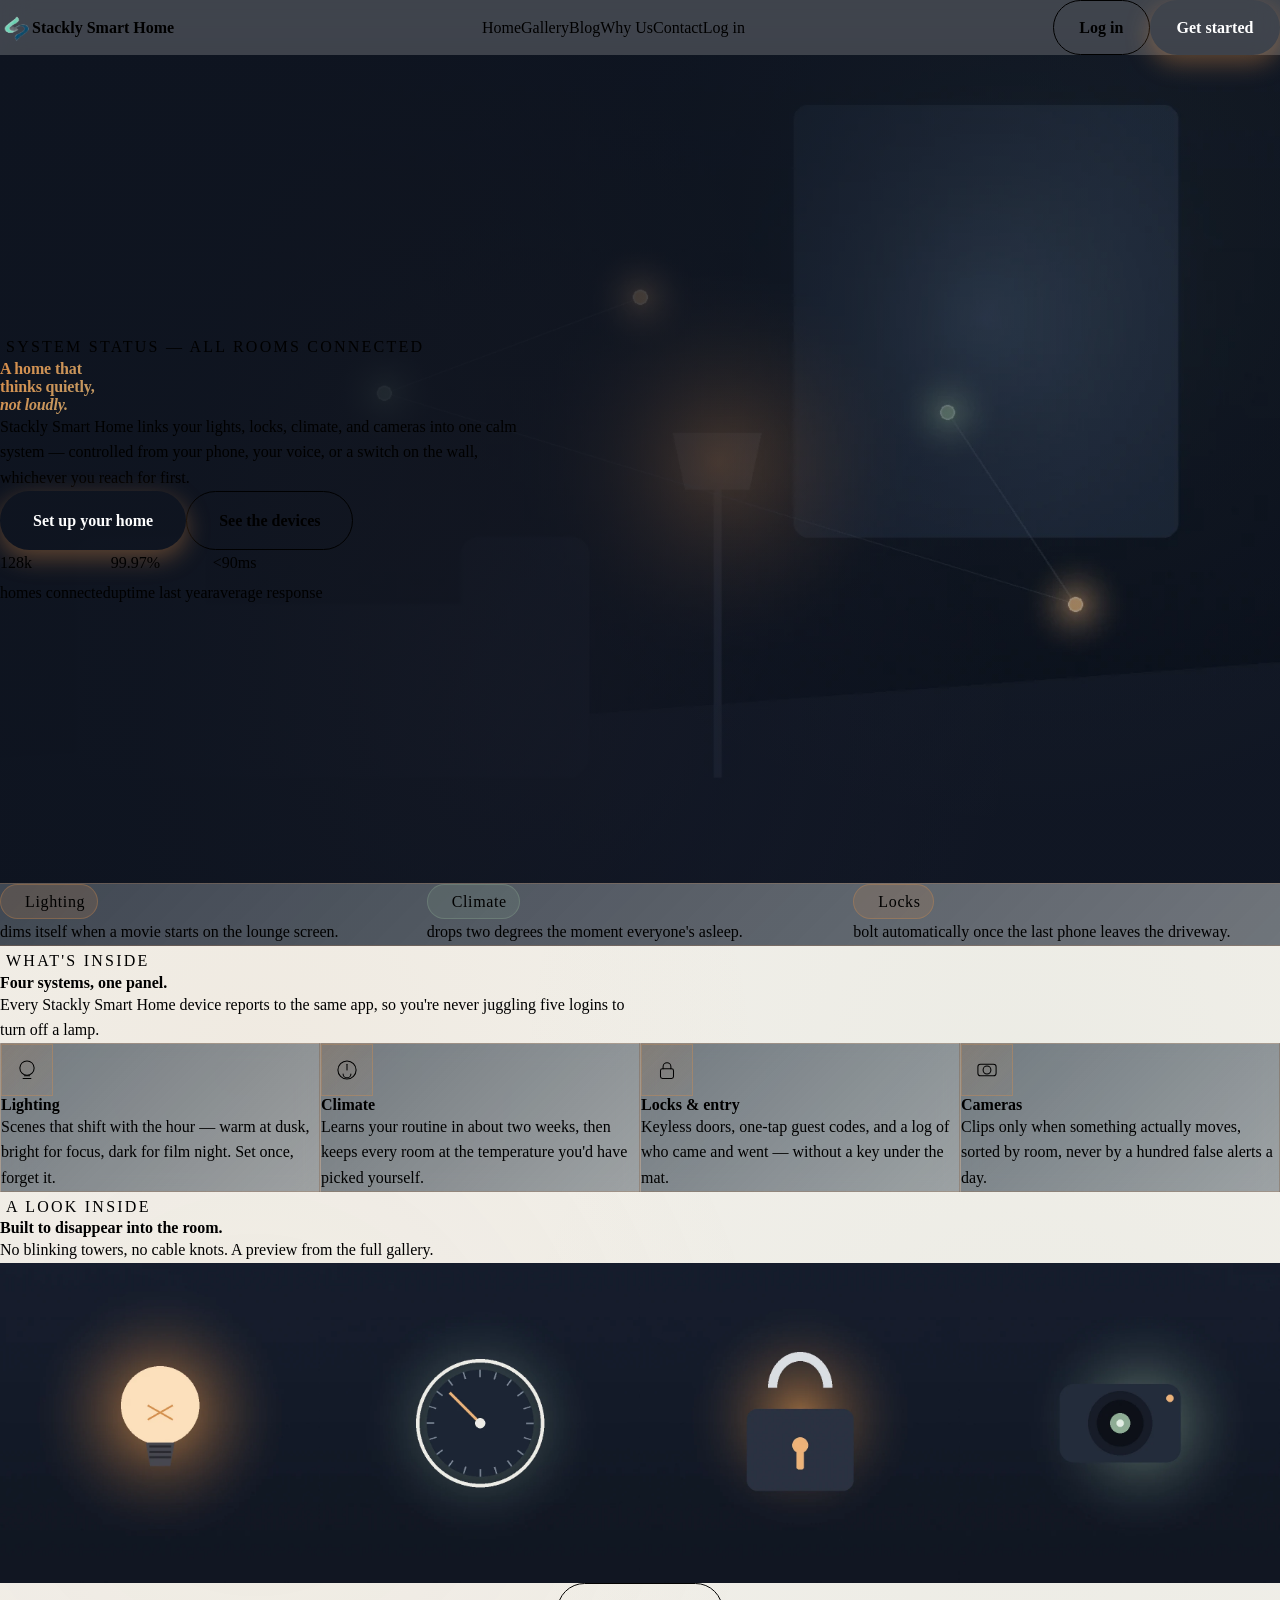
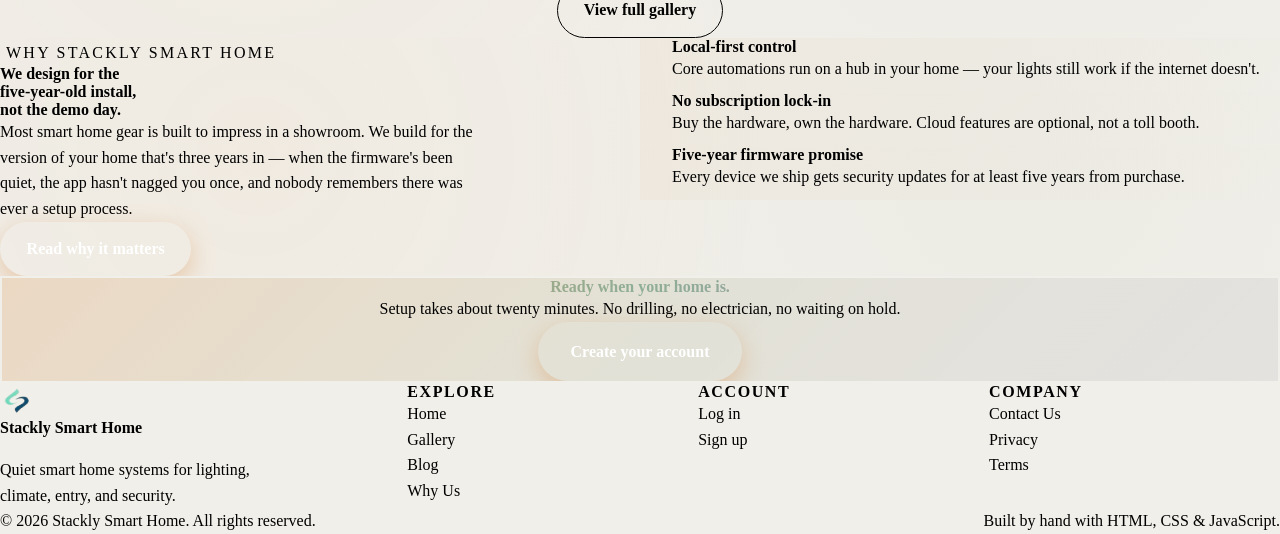
<file: index.html>
<!DOCTYPE html>
<html lang="en">
<head>
<meta charset="UTF-8">
<meta name="viewport" content="width=device-width, initial-scale=1.0">
<title>Stackly Smart Home — Smart Home, Quietly Done</title>
<meta name="description" content="Stackly Smart Home designs calm, dependable smart home systems for lighting, climate, and security — one app, no shouting features.">
<link rel="icon" type="image/webp" href="images/stackly-logo.webp">
<link rel="preconnect" href="https://fonts.googleapis.com">
<link rel="preconnect" href="https://fonts.gstatic.com" crossorigin>
<link href="https://fonts.googleapis.com/css2?family=Fraunces:opsz,wght@9..144,400;9..144,500;9..144,600;9..144,700&family=Inter:wght@400;500;600;700&family=JetBrains+Mono:wght@400;500&display=swa[...]
<link rel="stylesheet" href="css/variables.css">
<link rel="stylesheet" href="css/base.css">
<link rel="stylesheet" href="css/home.css">
<link rel="stylesheet" href="css/animations.css">
<link rel="stylesheet" href="css/theme.css">
</head>
<body>

<header class="site-header">
  <nav class="nav container">
    <a href="index.html" class="brand">
      <img src="images/stackly-logo.webp" alt="Stackly Smart Home logo" width="32" height="32">
      Stackly Smart Home
    </a>
    <ul class="nav-links" id="nav-links">
      <li><a href="index.html" aria-current="page">Home</a></li>
      <li><a href="pages/gallery.html">Gallery</a></li>
      <li><a href="pages/blog.html">Blog</a></li>
      <li><a href="pages/why-us.html">Why Us</a></li>
      <li><a href="pages/contact.html">Contact</a></li>
      <li><a href="pages/login.html">Log in</a></li>
    </ul>
    <div class="nav-actions">
      <a href="pages/login.html" class="btn btn-ghost">Log in</a>
      <a href="pages/signup.html" class="btn btn-primary">Get started</a>
      <button class="nav-toggle" aria-label="Toggle menu" aria-expanded="false" id="nav-toggle">
        <svg width="20" height="20" viewBox="0 0 20 20" fill="none"><path d="M2 5h16M2 10h16M2 15h16" stroke="currentColor" stroke-width="1.6" stroke-linecap="round"/></svg>
      </button>
    </div>
  </nav>
</header>

<main>

  <!-- ============ HERO ============ -->
  <section class="hero">
    <div class="hero-bg" style="background-image:url('images/hero-room.webp')"></div>
    <div class="hero-overlay"></div>
    <div class="hero-scrim"></div>
    <div class="container hero-inner">
      <span class="eyebrow">System status — all rooms connected</span>
      <h1 class="hero-title">A home that<br>thinks quietly,<br><span class="accent-text">not loudly.</span></h1>
      <p class="hero-sub">Stackly Smart Home links your lights, locks, climate, and cameras into one calm system —
        controlled from your phone, your voice, or a switch on the wall, whichever you reach for first.</p>
      <div class="hero-cta">
        <a href="pages/signup.html" class="btn btn-primary btn-lg">Set up your home</a>
        <a href="pages/gallery.html" class="btn btn-ghost btn-lg">See the devices</a>
      </div>
      <div class="hero-stats">
        <div class="hero-stat"><span class="hero-stat-num">128k</span><span class="hero-stat-label">homes connected</span></div>
        <div class="hero-stat"><span class="hero-stat-num">99.97%</span><span class="hero-stat-label">uptime last year</span></div>
        <div class="hero-stat"><span class="hero-stat-num">&lt;90ms</span><span class="hero-stat-label">average response</span></div>
      </div>
    </div>
  </section>

  <!-- ============ LOGIC STRIP ============ -->
  <section class="section-tight strip">
    <div class="container strip-grid reveal">
      <p class="strip-line"><span class="pill"><span class="dot"></span>Lighting</span> dims itself when a movie starts on the lounge screen.</p>
      <p class="strip-line"><span class="pill amber"><span class="dot"></span>Climate</span> drops two degrees the moment everyone's asleep.</p>
      <p class="strip-line"><span class="pill"><span class="dot"></span>Locks</span> bolt automatically once the last phone leaves the driveway.</p>
    </div>
  </section>

  <!-- ============ FEATURES ============ -->
  <section class="section" id="features">
    <div class="container">
      <div class="section-head reveal">
        <span class="eyebrow">What's inside</span>
        <h2>Four systems, one panel.</h2>
        <p>Every Stackly Smart Home device reports to the same app, so you're never juggling five logins to turn off a lamp.</p>
      </div>

      <div class="feature-grid">
        <article class="feature-card reveal">
          <div class="feature-icon" aria-hidden="true">
            <svg viewBox="0 0 40 40" fill="none"><circle cx="20" cy="17" r="11" stroke="currentColor" stroke-width="1.6"/><path d="M14 33h12M16 29h8" stroke="currentColor" stroke-width="1.6" stroke-linecap="round"/></svg>
          </div>
          <h3>Lighting</h3>
          <p>Scenes that shift with the hour — warm at dusk, bright for focus, dark for film night. Set once, forget it.</p>
        </article>

        <article class="feature-card reveal">
          <div class="feature-icon" aria-hidden="true">
            <svg viewBox="0 0 40 40" fill="none"><circle cx="20" cy="20" r="14" stroke="currentColor" stroke-width="1.6"/><path d="M20 20V11" stroke="currentColor" stroke-width="1.6" stroke-linecap="round"/><path d="M26 26a6 6 0 1 1-12 0" stroke="currentColor" stroke-width="1.6" stroke-linecap="round" stroke-linejoin="round"/></svg>
          </div>
          <h3>Climate</h3>
          <p>Learns your routine in about two weeks, then keeps every room at the temperature you'd have picked yourself.</p>
        </article>

        <article class="feature-card reveal">
          <div class="feature-icon" aria-hidden="true">
            <svg viewBox="0 0 40 40" fill="none"><rect x="10" y="18" width="20" height="15" rx="3" stroke="currentColor" stroke-width="1.6"/><path d="M14 18v-3a6 6 0 0 1 12 0v3" stroke="currentColor" stroke-width="1.6" stroke-linecap="round" stroke-linejoin="round"/></svg>
          </div>
          <h3>Locks &amp; entry</h3>
          <p>Keyless doors, one-tap guest codes, and a log of who came and went — without a key under the mat.</p>
        </article>

        <article class="feature-card reveal">
          <div class="feature-icon" aria-hidden="true">
            <svg viewBox="0 0 40 40" fill="none"><rect x="6" y="11" width="28" height="18" rx="4" stroke="currentColor" stroke-width="1.6"/><circle cx="20" cy="20" r="6" stroke="currentColor" stroke-width="1.6"/></svg>
          </div>
          <h3>Cameras</h3>
          <p>Clips only when something actually moves, sorted by room, never by a hundred false alerts a day.</p>
        </article>
      </div>
    </div>
  </section>

  <!-- ============ GALLERY TEASER ============ -->
  <section class="section gallery-teaser">
    <div class="container">
      <div class="section-head reveal">
        <span class="eyebrow">A look inside</span>
        <h2>Built to disappear into the room.</h2>
        <p>No blinking towers, no cable knots. A preview from the full gallery.</p>
      </div>
      <div class="teaser-grid reveal">
        <a href="pages/gallery.html" class="teaser-item">
          <img src="images/gallery-lighting.webp" alt="Smart bulb illustration with warm amber glow" loading="lazy" width="900" height="900">
          <span class="teaser-label">Lighting</span>
        </a>
        <a href="pages/gallery.html" class="teaser-item">
          <img src="images/gallery-thermostat.webp" alt="Smart thermostat dial illustration" loading="lazy" width="900" height="900">
          <span class="teaser-label">Climate</span>
        </a>
        <a href="pages/gallery.html" class="teaser-item">
          <img src="images/gallery-lock.webp" alt="Smart lock illustration" loading="lazy" width="900" height="900">
          <span class="teaser-label">Entry</span>
        </a>
        <a href="pages/gallery.html" class="teaser-item">
          <img src="images/gallery-camera.webp" alt="Smart security camera illustration" loading="lazy" width="900" height="900">
          <span class="teaser-label">Security</span>
        </a>
      </div>
      <div class="text-center mt-7">
        <a href="pages/gallery.html" class="btn btn-ghost">View full gallery</a>
      </div>
    </div>
  </section>

  <!-- ============ WHY US TEASER ============ -->
  <section class="section why-teaser">
    <div class="container why-grid">
      <div class="reveal">
        <span class="eyebrow">Why Stackly Smart Home</span>
        <h2 class="why-title">We design for the<br>five-year-old install,<br>not the demo day.</h2>
        <p class="why-copy">Most smart home gear is built to impress in a showroom. We build for the version of your home
          that's three years in — when the firmware's been quiet, the app hasn't nagged you once, and nobody
          remembers there was ever a setup process.</p>
        <a href="pages/why-us.html" class="btn btn-primary">Read why it matters</a>
      </div>
      <ul class="why-list reveal">
        <li><span class="why-num">01</span><div><h4>Local-first control</h4><p>Core automations run on a hub in your home — your lights still work if the internet doesn't.</p></div></li>
        <li><span class="why-num">02</span><div><h4>No subscription lock-in</h4><p>Buy the hardware, own the hardware. Cloud features are optional, not a toll booth.</p></div></li>
        <li><span class="why-num">03</span><div><h4>Five-year firmware promise</h4><p>Every device we ship gets security updates for at least five years from purchase.</p></div></li>
      </ul>
    </div>
  </section>

  <!-- ============ CTA BAND ============ -->
  <section class="cta-band reveal">
    <div class="container cta-inner">
      <h2>Ready when your home is.</h2>
      <p>Setup takes about twenty minutes. No drilling, no electrician, no waiting on hold.</p>
      <a href="pages/signup.html" class="btn btn-primary btn-lg">Create your account</a>
    </div>
  </section>

</main>

<footer class="site-footer">
  <div class="container">
    <div class="footer-grid">
      <div>
        <a href="index.html" class="brand"><img src="images/stackly-logo.webp" alt="" width="28" height="28">Stackly Smart Home</a>
        <p style="margin-top:1rem;color:var(--ivory-dim);font-size:var(--fs-sm);max-width:260px;">
          Quiet smart home systems for lighting, climate, entry, and security.
        </p>
      </div>
      <div>
        <h4>Explore</h4>
        <a href="index.html">Home</a>
        <a href="pages/gallery.html">Gallery</a>
        <a href="pages/blog.html">Blog</a>
        <a href="pages/why-us.html">Why Us</a>
      </div>
      <div>
        <h4>Account</h4>
        <a href="pages/login.html">Log in</a>
        <a href="pages/signup.html">Sign up</a>
      </div>
      <div>
        <h4>Company</h4>
        <a href="pages/contact.html">Contact Us</a>
        <a href="#">Privacy</a>
        <a href="#">Terms</a>
      </div>
    </div>
    <div class="footer-bottom">
      <span>&copy; <span data-year>2026</span> Stackly Smart Home. All rights reserved.</span>
      <span>Built by hand with HTML, CSS &amp; JavaScript.</span>
    </div>
  </div>
</footer>

<script src="js/main.js"></script>
</body>
</html>
</file>
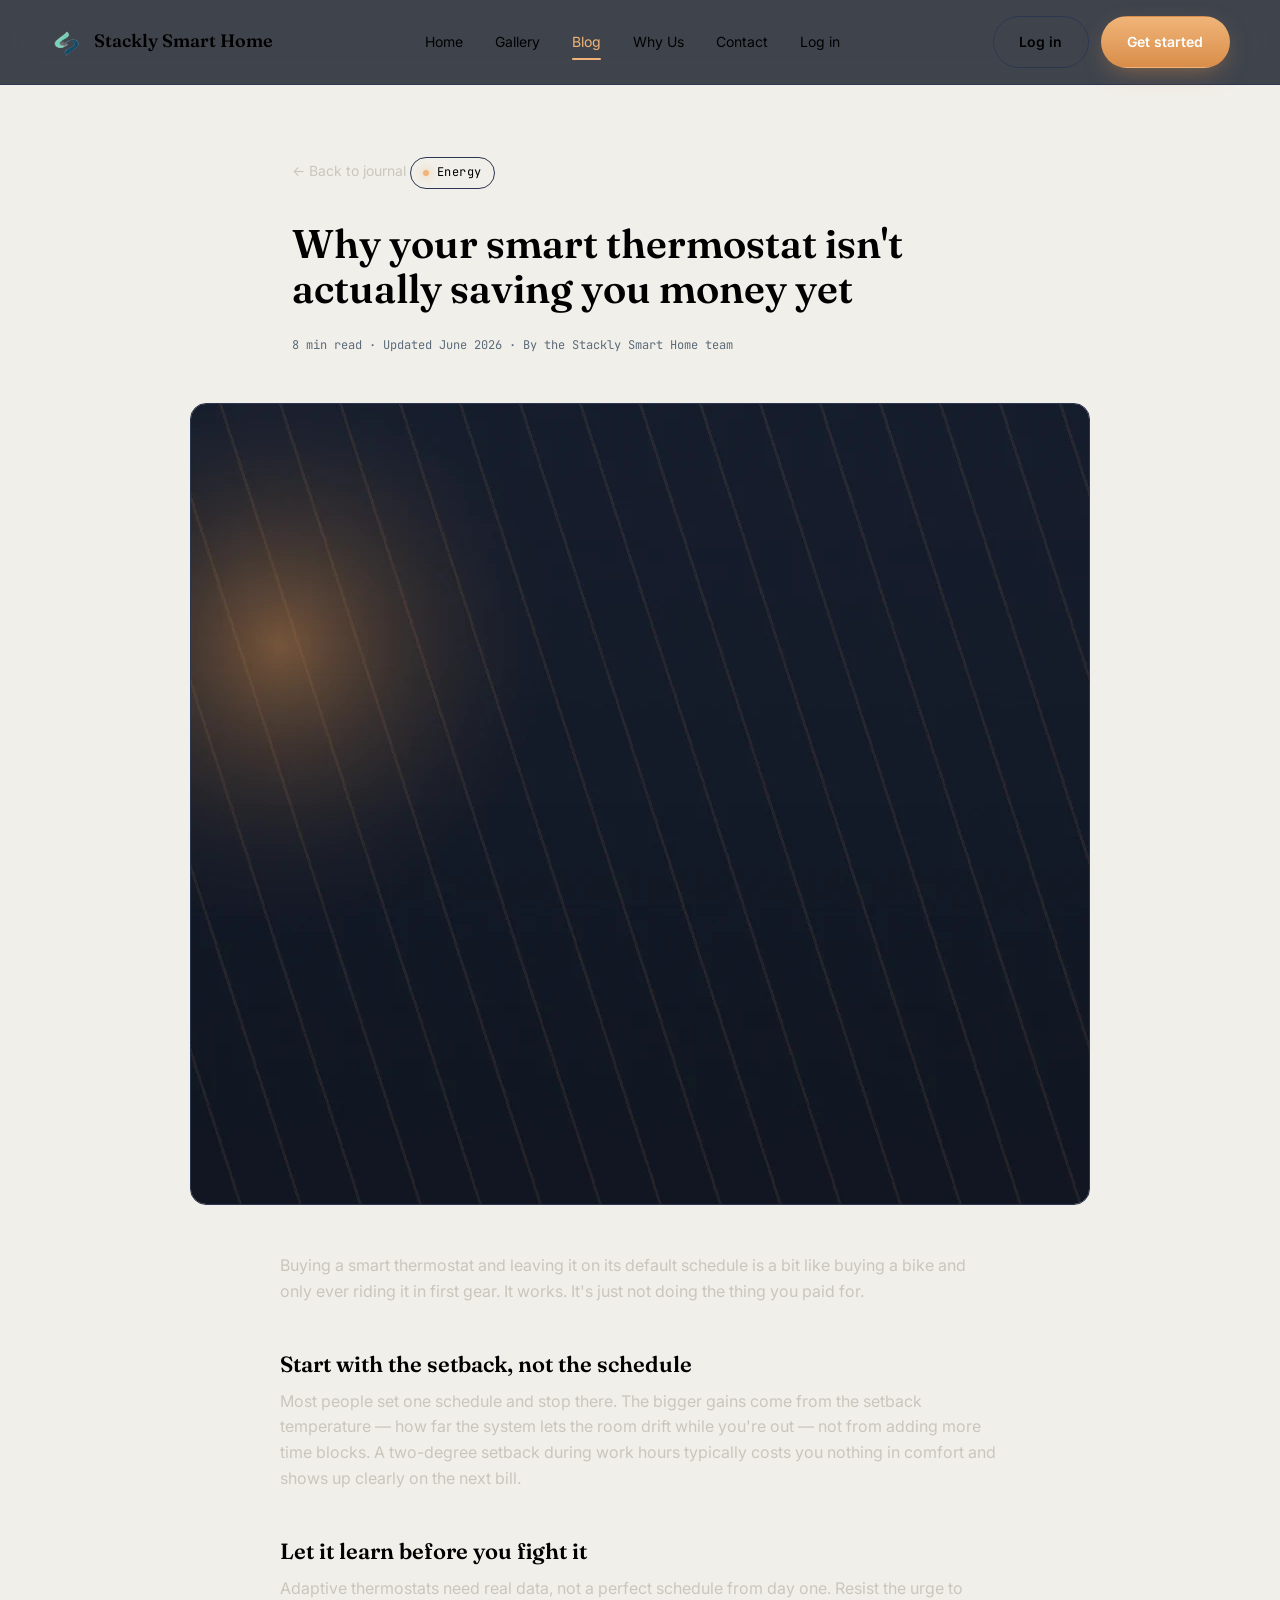
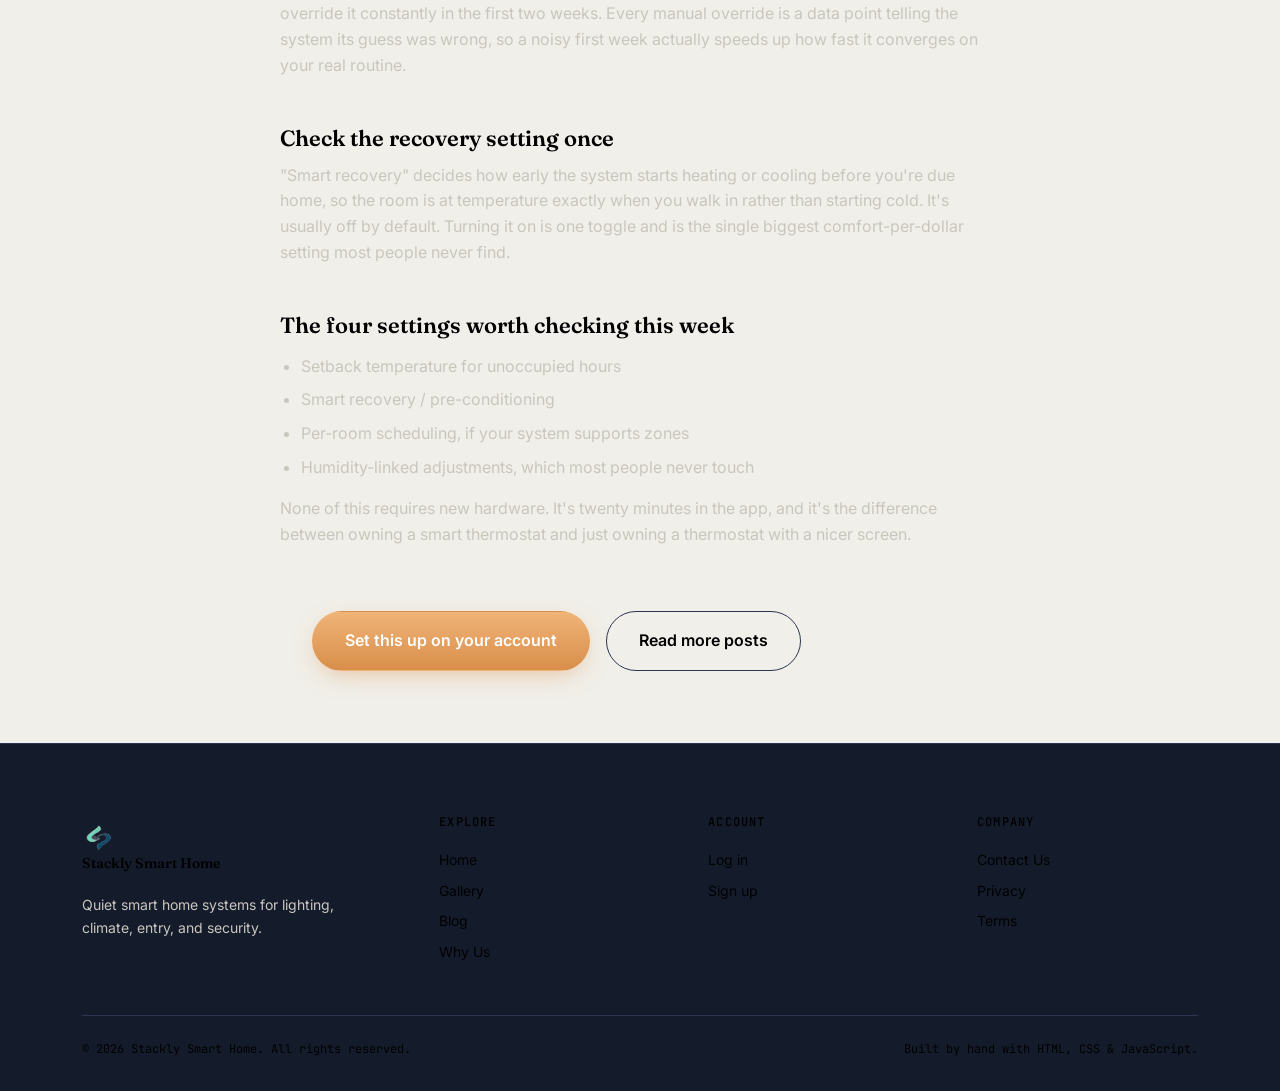
<file: pages/blog-post.html>
<!DOCTYPE html>
<html lang="en">
<head>
<meta charset="UTF-8">
<meta name="viewport" content="width=device-width, initial-scale=1.0">
<title>Why your smart thermostat isn't saving you money yet — Stackly Smart Home Journal</title>
<meta name="description" content="Most thermostat setups stop at 'off when away.' Here's what to adjust first for real savings.">
<link rel="icon" type="image/webp" href="../images/stackly-logo.webp">
<link rel="preconnect" href="https://fonts.googleapis.com">
<link rel="preconnect" href="https://fonts.gstatic.com" crossorigin>
<link href="https://fonts.googleapis.com/css2?family=Fraunces:opsz,wght@9..144,400;9..144,500;9..144,600;9..144,700&family=Inter:wght@400;500;600;700&family=JetBrains+Mono:wght@400;500&display=swap" rel="stylesheet">
<link rel="stylesheet" href="../css/variables.css">
<link rel="stylesheet" href="../css/base.css">
<link rel="stylesheet" href="../css/blog.css">
</head>
<body>

<header class="site-header">
  <nav class="nav container">
    <a href="../index.html" class="brand">
      <img src="../images/stackly-logo.webp" alt="Stackly Smart Home logo" width="32" height="32">
      Stackly Smart Home
    </a>
    <ul class="nav-links" id="nav-links">
      <li><a href="../index.html">Home</a></li>
      <li><a href="gallery.html">Gallery</a></li>
      <li><a href="blog.html" aria-current="page">Blog</a></li>
      <li><a href="why-us.html">Why Us</a></li>
      <li><a href="contact.html">Contact</a></li>
      <li><a href="login.html">Log in</a></li>
    </ul>
    <div class="nav-actions">
      <a href="login.html" class="btn btn-ghost">Log in</a>
      <a href="signup.html" class="btn btn-primary">Get started</a>
      <button class="nav-toggle" aria-label="Toggle menu" aria-expanded="false" id="nav-toggle">
        <svg width="20" height="20" viewBox="0 0 20 20" fill="none"><path d="M2 5h16M2 10h16M2 15h16" stroke="currentColor" stroke-width="1.6" stroke-linecap="round"/></svg>
      </button>
    </div>
  </nav>
</header>

<main>
  <article class="post-article">
    <div class="container post-article-head reveal">
      <a href="blog.html" class="back-link">&larr; Back to journal</a>
      <span class="pill amber"><span class="dot"></span>Energy</span>
      <h1>Why your smart thermostat isn't actually saving you money yet</h1>
      <span class="post-meta">8 min read · Updated June 2026 · By the Stackly Smart Home team</span>
    </div>

    <div class="post-article-img reveal">
      <img src="../images/blog-energy.webp" alt="Abstract illustration representing energy usage patterns" loading="lazy" width="1200" height="800">
    </div>

    <div class="container post-article-body reveal">
      <p>Buying a smart thermostat and leaving it on its default schedule is a bit like buying a bike and only ever riding it in first gear. It works. It's just not doing the thing you paid for.</p>

      <h2>Start with the setback, not the schedule</h2>
      <p>Most people set one schedule and stop there. The bigger gains come from the setback temperature — how far the system lets the room drift while you're out — not from adding more time blocks. A two-degree setback during work hours typically costs you nothing in comfort and shows up clearly on the next bill.</p>

      <h2>Let it learn before you fight it</h2>
      <p>Adaptive thermostats need real data, not a perfect schedule from day one. Resist the urge to override it constantly in the first two weeks. Every manual override is a data point telling the system its guess was wrong, so a noisy first week actually speeds up how fast it converges on your real routine.</p>

      <h2>Check the recovery setting once</h2>
      <p>"Smart recovery" decides how early the system starts heating or cooling before you're due home, so the room is at temperature exactly when you walk in rather than starting cold. It's usually off by default. Turning it on is one toggle and is the single biggest comfort-per-dollar setting most people never find.</p>

      <h2>The four settings worth checking this week</h2>
      <ul class="post-list">
        <li>Setback temperature for unoccupied hours</li>
        <li>Smart recovery / pre-conditioning</li>
        <li>Per-room scheduling, if your system supports zones</li>
        <li>Humidity-linked adjustments, which most people never touch</li>
      </ul>

      <p>None of this requires new hardware. It's twenty minutes in the app, and it's the difference between owning a smart thermostat and just owning a thermostat with a nicer screen.</p>
    </div>

    <div class="container post-cta reveal">
      <a href="signup.html" class="btn btn-primary btn-lg">Set this up on your account</a>
      <a href="blog.html" class="btn btn-ghost btn-lg">Read more posts</a>
    </div>
  </article>
</main>

<footer class="site-footer">
  <div class="container">
    <div class="footer-grid">
      <div>
        <a href="../index.html" class="brand"><img src="../images/stackly-logo.webp" alt="" width="32" height="32">Stackly Smart Home</a>
        <p style="margin-top:1rem;color:var(--ivory-dim);font-size:var(--fs-sm);max-width:260px;">
          Quiet smart home systems for lighting, climate, entry, and security.
        </p>
      </div>
      <div>
        <h4>Explore</h4>
        <a href="../index.html">Home</a>
        <a href="gallery.html">Gallery</a>
        <a href="blog.html">Blog</a>
        <a href="why-us.html">Why Us</a>
      </div>
      <div>
        <h4>Account</h4>
        <a href="login.html">Log in</a>
        <a href="signup.html">Sign up</a>
      </div>
      <div>
        <h4>Company</h4>
        <a href="contact.html">Contact Us</a>
        <a href="#">Privacy</a>
        <a href="#">Terms</a>
      </div>
    </div>
    <div class="footer-bottom">
      <span>&copy; <span data-year>2026</span> Stackly Smart Home. All rights reserved.</span>
      <span>Built by hand with HTML, CSS &amp; JavaScript.</span>
    </div>
  </div>
</footer>

<script src="../js/main.js"></script>
</body>
</html>
</file>
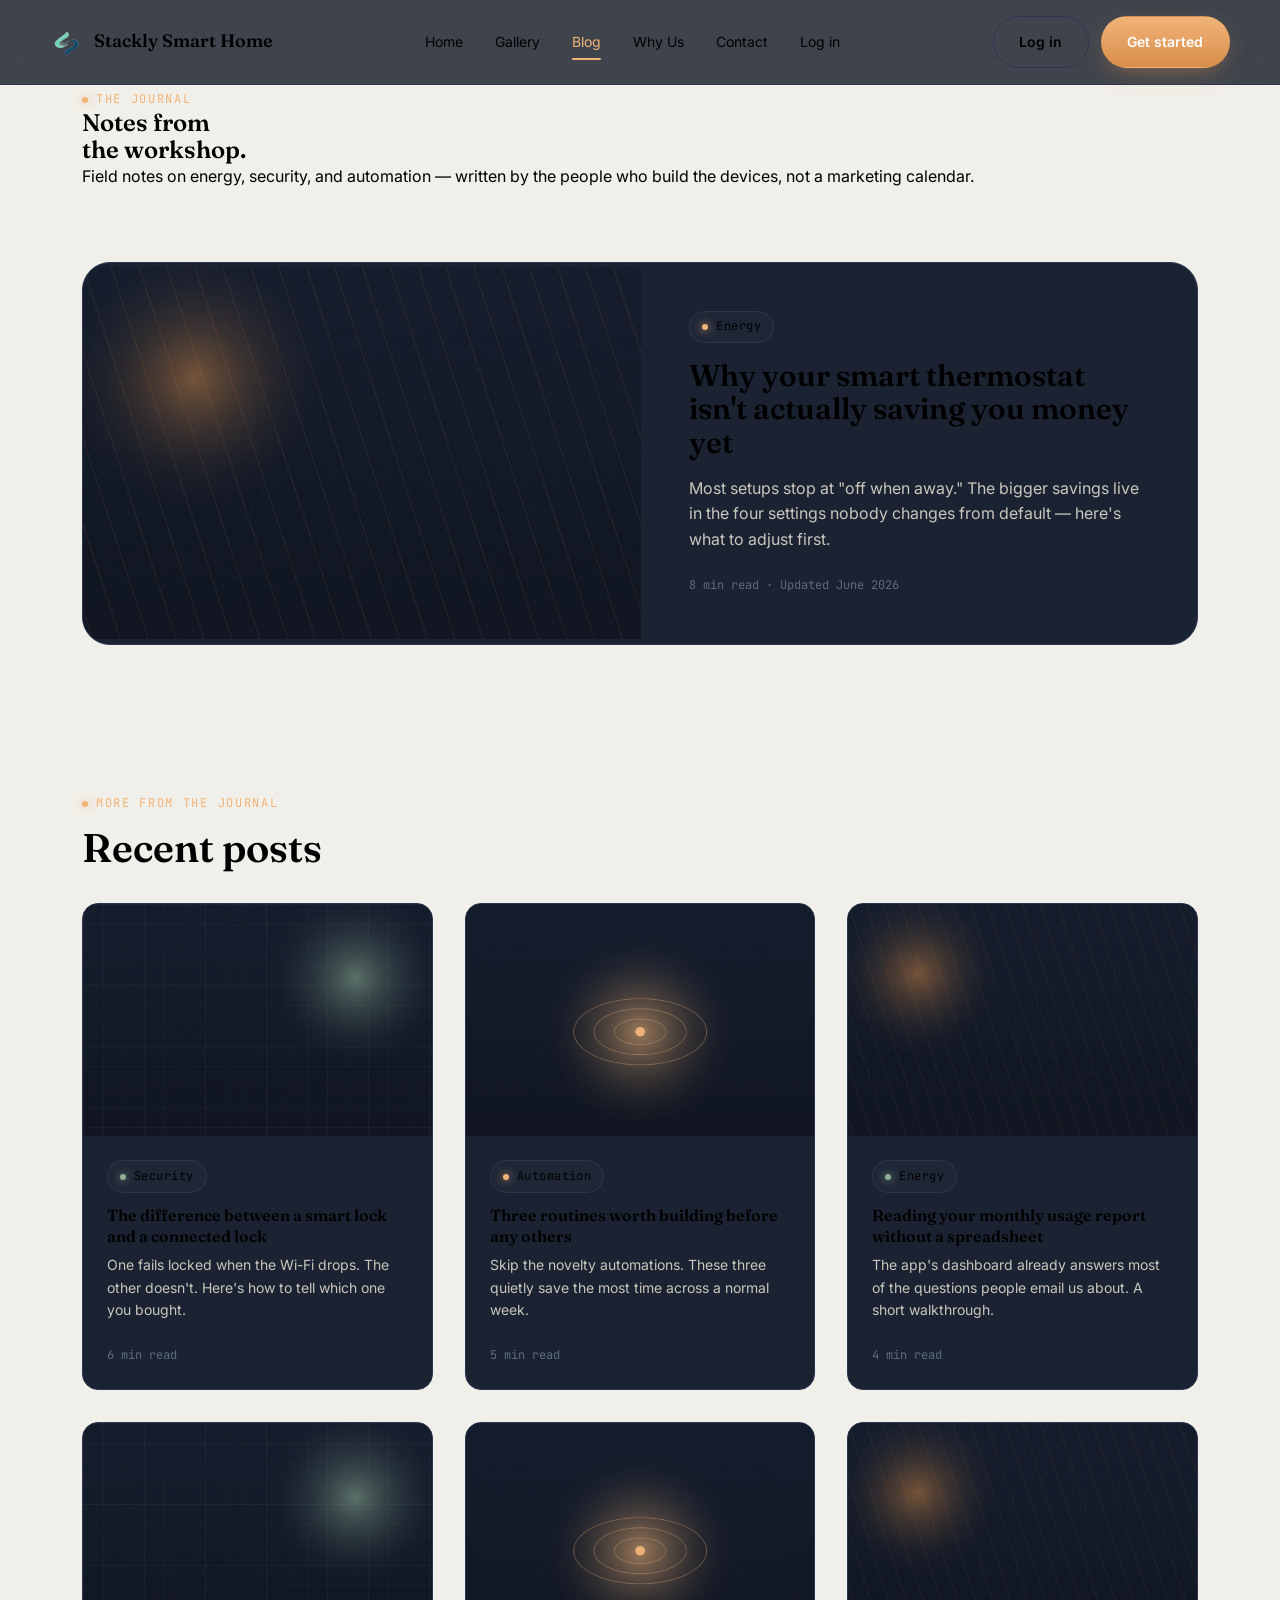
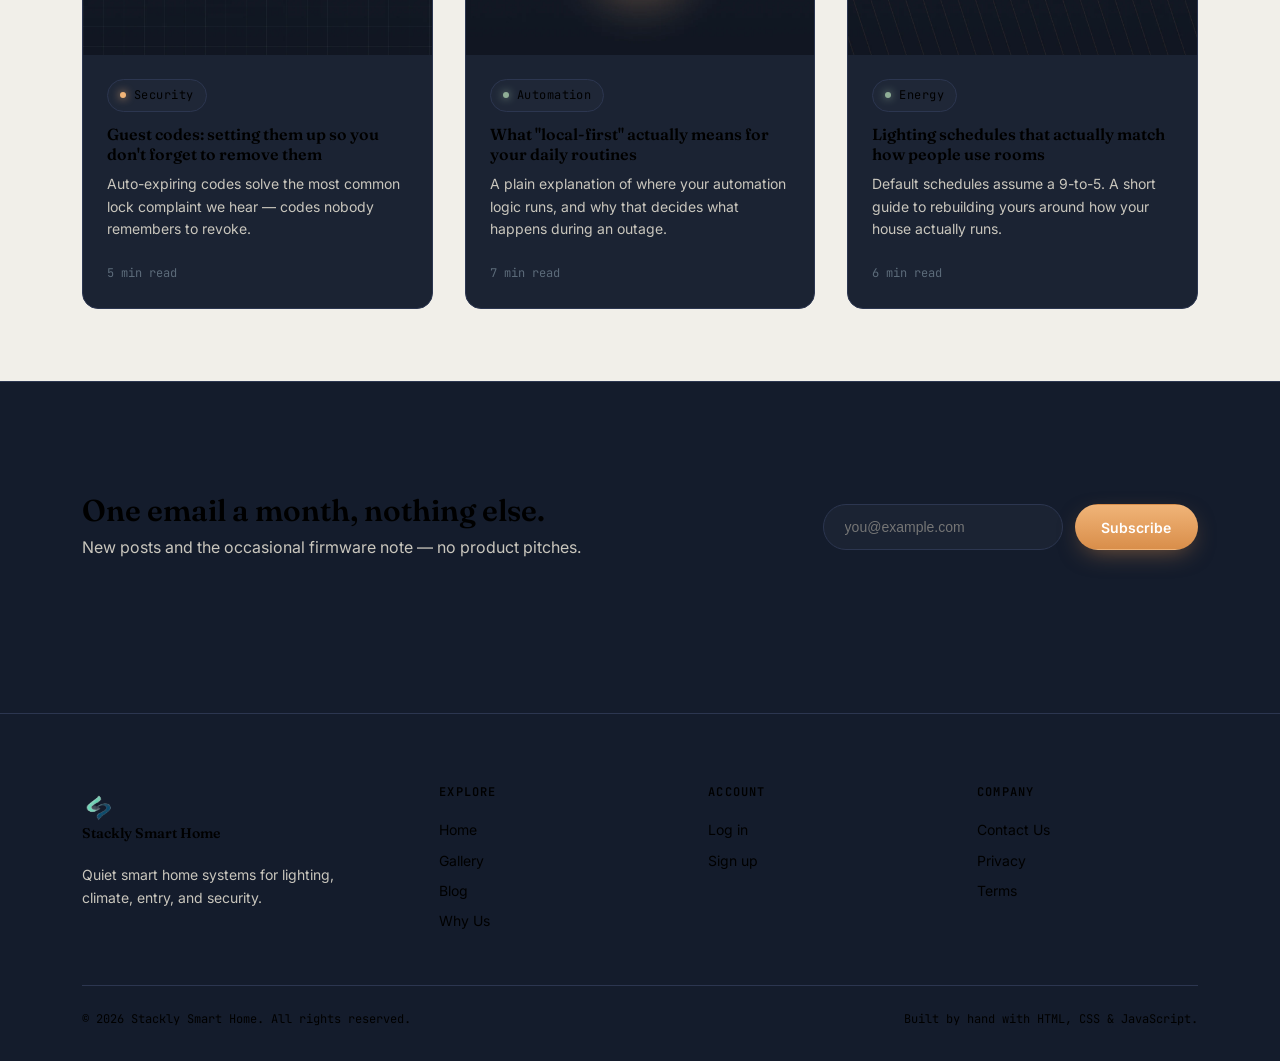
<file: pages/blog.html>
<!DOCTYPE html>
<html lang="en">
<head>
<meta charset="UTF-8">
<meta name="viewport" content="width=device-width, initial-scale=1.0">
<title>Blog — Stackly Smart Home Journal</title>
<meta name="description" content="Notes on energy, security, and automation from the Stackly Smart Home team — practical, not promotional.">
<link rel="icon" type="image/webp" href="../images/stackly-logo.webp">
<link rel="preconnect" href="https://fonts.googleapis.com">
<link rel="preconnect" href="https://fonts.gstatic.com" crossorigin>
<link href="https://fonts.googleapis.com/css2?family=Fraunces:opsz,wght@9..144,400;9..144,500;9..144,600;9..144,700&family=Inter:wght@400;500;600;700&family=JetBrains+Mono:wght@400;500&display=swap" rel="stylesheet">
<link rel="stylesheet" href="../css/variables.css">
<link rel="stylesheet" href="../css/base.css">
<link rel="stylesheet" href="../css/blog.css">
</head>
<body>

<header class="site-header">
  <nav class="nav container">
    <a href="../index.html" class="brand">
      <img src="../images/stackly-logo.webp" alt="Stackly Smart Home logo" width="32" height="32">
      Stackly Smart Home
    </a>
    <ul class="nav-links" id="nav-links">
      <li><a href="../index.html">Home</a></li>
      <li><a href="gallery.html">Gallery</a></li>
      <li><a href="blog.html" aria-current="page">Blog</a></li>
      <li><a href="why-us.html">Why Us</a></li>
      <li><a href="contact.html">Contact</a></li>
      <li><a href="login.html">Log in</a></li>
    </ul>
    <div class="nav-actions">
      <a href="login.html" class="btn btn-ghost">Log in</a>
      <a href="signup.html" class="btn btn-primary">Get started</a>
      <button class="nav-toggle" aria-label="Toggle menu" aria-expanded="false" id="nav-toggle">
        <svg width="20" height="20" viewBox="0 0 20 20" fill="none"><path d="M2 5h16M2 10h16M2 15h16" stroke="currentColor" stroke-width="1.6" stroke-linecap="round"/></svg>
      </button>
    </div>
  </nav>
</header>

<main>
  <section class="page-head">
    <div class="container reveal">
      <span class="eyebrow">The journal</span>
      <h1>Notes from<br>the workshop.</h1>
      <p>Field notes on energy, security, and automation — written by the people who build the devices, not a marketing calendar.</p>
    </div>
  </section>

  <section class="section-tight">
    <div class="container">
      <a href="blog-post.html" class="featured-post reveal">
        <div class="featured-img"><img src="../images/blog-energy.webp" alt="Abstract illustration representing energy usage patterns" loading="lazy" width="1200" height="800"></div>
        <div class="featured-body">
          <span class="pill amber"><span class="dot"></span>Energy</span>
          <h2>Why your smart thermostat isn't actually saving you money yet</h2>
          <p>Most setups stop at "off when away." The bigger savings live in the four settings nobody changes from default — here's what to adjust first.</p>
          <span class="post-meta">8 min read · Updated June 2026</span>
        </div>
      </a>
    </div>
  </section>

  <section class="section-tight">
    <div class="container">
      <div class="section-head reveal" style="margin-bottom: var(--sp-6);">
        <span class="eyebrow">More from the journal</span>
        <h2>Recent posts</h2>
      </div>

      <div class="post-grid">
        <a href="blog-post.html" class="post-card reveal">
          <div class="post-img"><img src="../images/blog-security.webp" alt="Abstract grid illustration representing home network security" loading="lazy" width="1200" height="800"></div>
          <div class="post-body">
            <span class="pill"><span class="dot"></span>Security</span>
            <h3>The difference between a smart lock and a connected lock</h3>
            <p>One fails locked when the Wi-Fi drops. The other doesn't. Here's how to tell which one you bought.</p>
            <span class="post-meta">6 min read</span>
          </div>
        </a>

        <a href="blog-post.html" class="post-card reveal">
          <div class="post-img"><img src="../images/blog-automation.webp" alt="Abstract orbit illustration representing automation routines" loading="lazy" width="1200" height="800"></div>
          <div class="post-body">
            <span class="pill amber"><span class="dot"></span>Automation</span>
            <h3>Three routines worth building before any others</h3>
            <p>Skip the novelty automations. These three quietly save the most time across a normal week.</p>
            <span class="post-meta">5 min read</span>
          </div>
        </a>

        <a href="blog-post.html" class="post-card reveal">
          <div class="post-img"><img src="../images/blog-energy.webp" alt="Abstract illustration representing energy usage patterns" loading="lazy" width="1200" height="800"></div>
          <div class="post-body">
            <span class="pill"><span class="dot"></span>Energy</span>
            <h3>Reading your monthly usage report without a spreadsheet</h3>
            <p>The app's dashboard already answers most of the questions people email us about. A short walkthrough.</p>
            <span class="post-meta">4 min read</span>
          </div>
        </a>

        <a href="blog-post.html" class="post-card reveal">
          <div class="post-img"><img src="../images/blog-security.webp" alt="Abstract grid illustration representing home network security" loading="lazy" width="1200" height="800"></div>
          <div class="post-body">
            <span class="pill amber"><span class="dot"></span>Security</span>
            <h3>Guest codes: setting them up so you don't forget to remove them</h3>
            <p>Auto-expiring codes solve the most common lock complaint we hear — codes nobody remembers to revoke.</p>
            <span class="post-meta">5 min read</span>
          </div>
        </a>

        <a href="blog-post.html" class="post-card reveal">
          <div class="post-img"><img src="../images/blog-automation.webp" alt="Abstract orbit illustration representing automation routines" loading="lazy" width="1200" height="800"></div>
          <div class="post-body">
            <span class="pill"><span class="dot"></span>Automation</span>
            <h3>What "local-first" actually means for your daily routines</h3>
            <p>A plain explanation of where your automation logic runs, and why that decides what happens during an outage.</p>
            <span class="post-meta">7 min read</span>
          </div>
        </a>

        <a href="blog-post.html" class="post-card reveal">
          <div class="post-img"><img src="../images/blog-energy.webp" alt="Abstract illustration representing energy usage patterns" loading="lazy" width="1200" height="800"></div>
          <div class="post-body">
            <span class="pill"><span class="dot"></span>Energy</span>
            <h3>Lighting schedules that actually match how people use rooms</h3>
            <p>Default schedules assume a 9-to-5. A short guide to rebuilding yours around how your house actually runs.</p>
            <span class="post-meta">6 min read</span>
          </div>
        </a>
      </div>
    </div>
  </section>

  <section class="section newsletter reveal">
    <div class="container newsletter-inner">
      <div>
        <h2>One email a month, nothing else.</h2>
        <p>New posts and the occasional firmware note — no product pitches.</p>
      </div>
      <form class="newsletter-form" id="newsletter-form" novalidate>
        <label for="newsletter-email" class="visually-hidden">Email address</label>
        <input type="email" id="newsletter-email" name="email" placeholder="you@example.com" required autocomplete="email">
        <button type="submit" class="btn btn-primary">Subscribe</button>
      </form>
      <p class="form-note" id="newsletter-note" role="status"></p>
    </div>
  </section>
</main>

<footer class="site-footer">
  <div class="container">
    <div class="footer-grid">
      <div>
        <a href="../index.html" class="brand"><img src="../images/stackly-logo.webp" alt="" width="32" height="32">Stackly Smart Home</a>
        <p style="margin-top:1rem;color:var(--ivory-dim);font-size:var(--fs-sm);max-width:260px;">
          Quiet smart home systems for lighting, climate, entry, and security.
        </p>
      </div>
      <div>
        <h4>Explore</h4>
        <a href="../index.html">Home</a>
        <a href="gallery.html">Gallery</a>
        <a href="blog.html">Blog</a>
        <a href="why-us.html">Why Us</a>
      </div>
      <div>
        <h4>Account</h4>
        <a href="login.html">Log in</a>
        <a href="signup.html">Sign up</a>
      </div>
      <div>
        <h4>Company</h4>
        <a href="contact.html">Contact Us</a>
        <a href="#">Privacy</a>
        <a href="#">Terms</a>
      </div>
    </div>
    <div class="footer-bottom">
      <span>&copy; <span data-year>2026</span> Stackly Smart Home. All rights reserved.</span>
      <span>Built by hand with HTML, CSS &amp; JavaScript.</span>
    </div>
  </div>
</footer>

<script src="../js/main.js"></script>
<script src="../js/blog.js"></script>
</body>
</html>
</file>
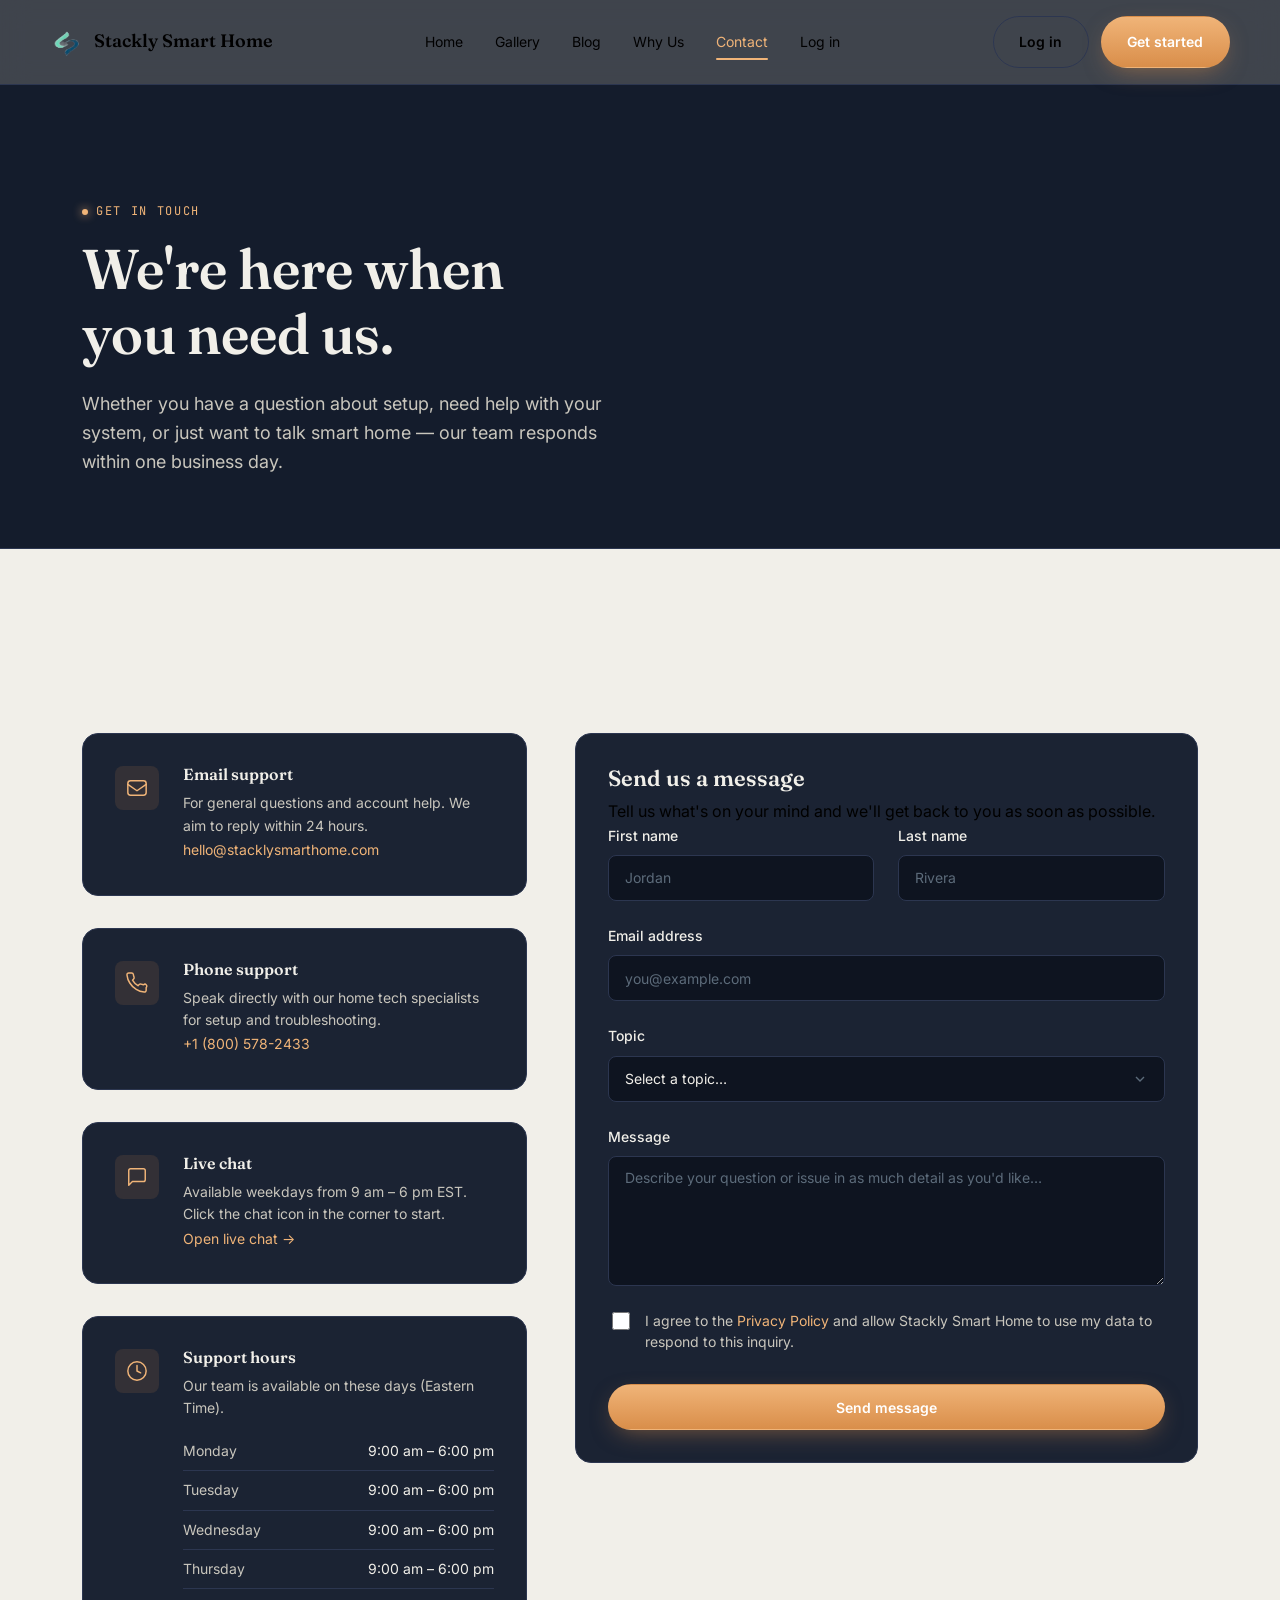
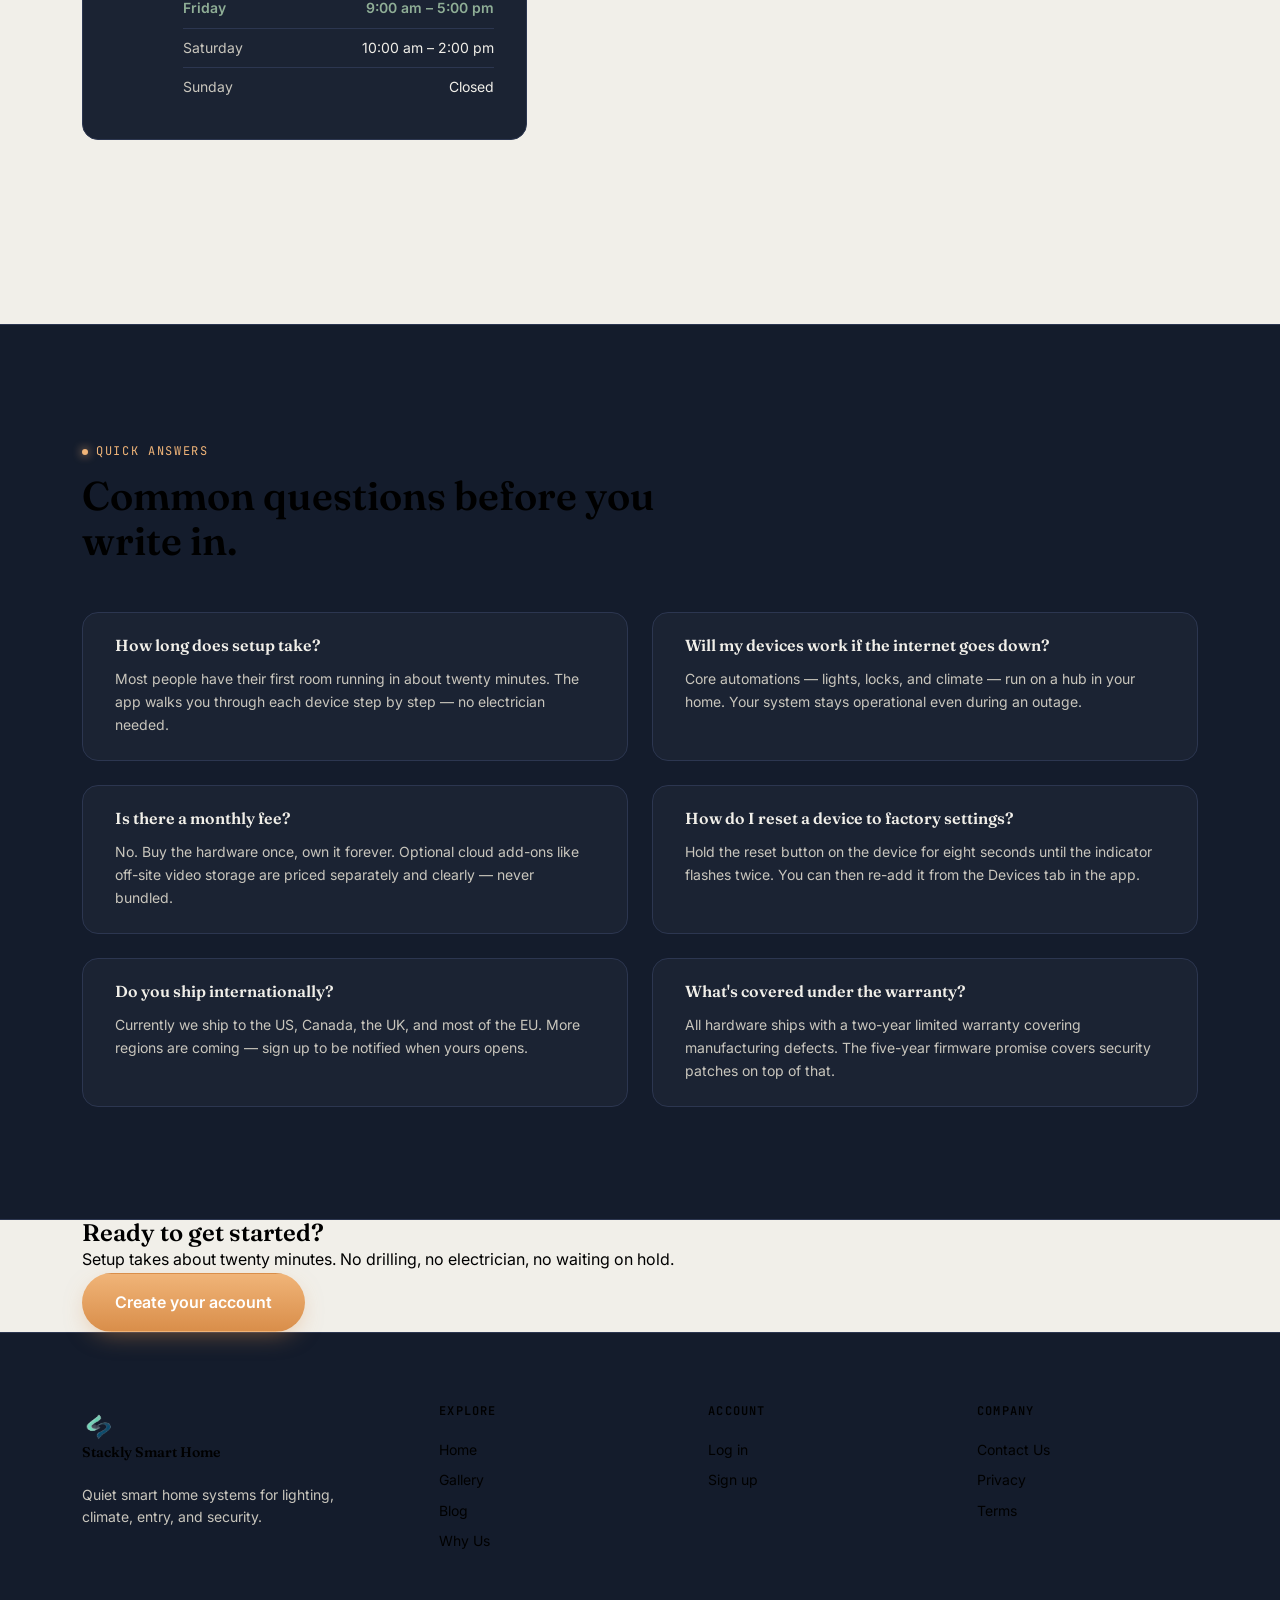
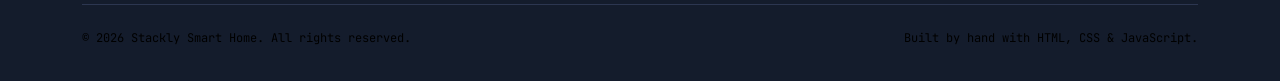
<file: pages/contact.html>
<!DOCTYPE html>
<html lang="en">
<head>
<meta charset="UTF-8">
<meta name="viewport" content="width=device-width, initial-scale=1.0">
<title>Contact Us — Stackly Smart Home</title>
<meta name="description" content="Get in touch with Stackly Smart Home. We're here to help with setup, support, and any questions about your smart home system.">
<link rel="icon" type="image/webp" href="../images/stackly-logo.webp">
<link rel="preconnect" href="https://fonts.googleapis.com">
<link rel="preconnect" href="https://fonts.gstatic.com" crossorigin>
<link href="https://fonts.googleapis.com/css2?family=Fraunces:opsz,wght@9..144,400;9..144,500;9..144,600;9..144,700&family=Inter:wght@400;500;600;700&family=JetBrains+Mono:wght@400;500&display=swap" rel="stylesheet">
<link rel="stylesheet" href="../css/variables.css">
<link rel="stylesheet" href="../css/base.css">
<link rel="stylesheet" href="../css/contact.css">
</head>
<body>

<header class="site-header">
  <nav class="nav container">
    <a href="../index.html" class="brand">
      <img src="../images/stackly-logo.webp" alt="Stackly Smart Home logo" width="32" height="32">
      Stackly Smart Home
    </a>
    <ul class="nav-links" id="nav-links">
      <li><a href="../index.html">Home</a></li>
      <li><a href="gallery.html">Gallery</a></li>
      <li><a href="blog.html">Blog</a></li>
      <li><a href="why-us.html">Why Us</a></li>
      <li><a href="contact.html" aria-current="page">Contact</a></li>
      <li><a href="login.html">Log in</a></li>
    </ul>
    <div class="nav-actions">
      <a href="login.html" class="btn btn-ghost">Log in</a>
      <a href="signup.html" class="btn btn-primary">Get started</a>
      <button class="nav-toggle" aria-label="Toggle menu" aria-expanded="false" id="nav-toggle">
        <svg width="20" height="20" viewBox="0 0 20 20" fill="none"><path d="M2 5h16M2 10h16M2 15h16" stroke="currentColor" stroke-width="1.6" stroke-linecap="round"/></svg>
      </button>
    </div>
  </nav>
</header>

<main>

  <!-- ============ HERO ============ -->
  <section class="contact-hero">
    <div class="container reveal">
      <span class="eyebrow">Get in touch</span>
      <h1>We're here when<br>you need us.</h1>
      <p>Whether you have a question about setup, need help with your system, or just want to talk smart home — our team responds within one business day.</p>
    </div>
  </section>

  <!-- ============ CONTACT LAYOUT ============ -->
  <section class="section">
    <div class="container">
      <div class="contact-layout">

        <!-- LEFT: Info cards -->
        <div class="contact-info reveal">

          <!-- Email -->
          <div class="info-card">
            <div class="info-icon">
              <svg viewBox="0 0 24 24" fill="none" stroke="currentColor" stroke-width="1.6" stroke-linecap="round" stroke-linejoin="round">
                <rect x="2" y="4" width="20" height="16" rx="3"/>
                <path d="M2 8l10 7 10-7"/>
              </svg>
            </div>
            <div class="info-content">
              <h4>Email support</h4>
              <p>For general questions and account help. We aim to reply within 24 hours.</p>
              <a href="mailto:hello@stacklysmarthome.com">hello@stacklysmarthome.com</a>
            </div>
          </div>

          <!-- Phone -->
          <div class="info-card">
            <div class="info-icon">
              <svg viewBox="0 0 24 24" fill="none" stroke="currentColor" stroke-width="1.6" stroke-linecap="round" stroke-linejoin="round">
                <path d="M22 16.92v3a2 2 0 0 1-2.18 2 19.79 19.79 0 0 1-8.63-3.07A19.5 19.5 0 0 1 4.15 12a19.79 19.79 0 0 1-3.07-8.67A2 2 0 0 1 3.06 1h3a2 2 0 0 1 2 1.72c.127.96.361 1.903.7 2.81a2 2 0 0 1-.45 2.11L7.09 8.91a16 16 0 0 0 6 6l1.27-1.27a2 2 0 0 1 2.11-.45c.907.339 1.85.573 2.81.7A2 2 0 0 1 22 16.92z"/>
              </svg>
            </div>
            <div class="info-content">
              <h4>Phone support</h4>
              <p>Speak directly with our home tech specialists for setup and troubleshooting.</p>
              <a href="tel:+18005782433">+1 (800) 578-2433</a>
            </div>
          </div>

          <!-- Live chat -->
          <div class="info-card">
            <div class="info-icon">
              <svg viewBox="0 0 24 24" fill="none" stroke="currentColor" stroke-width="1.6" stroke-linecap="round" stroke-linejoin="round">
                <path d="M21 15a2 2 0 0 1-2 2H7l-4 4V5a2 2 0 0 1 2-2h14a2 2 0 0 1 2 2z"/>
              </svg>
            </div>
            <div class="info-content">
              <h4>Live chat</h4>
              <p>Available weekdays from 9 am – 6 pm EST. Click the chat icon in the corner to start.</p>
              <a href="#">Open live chat →</a>
            </div>
          </div>

          <!-- Hours -->
          <div class="info-card">
            <div class="info-icon">
              <svg viewBox="0 0 24 24" fill="none" stroke="currentColor" stroke-width="1.6" stroke-linecap="round" stroke-linejoin="round">
                <circle cx="12" cy="12" r="10"/>
                <path d="M12 6v6l4 2"/>
              </svg>
            </div>
            <div class="info-content">
              <h4>Support hours</h4>
              <p>Our team is available on these days (Eastern Time).</p>
              <table class="hours-table">
                <tbody>
                  <tr class="today">
                    <td>Monday</td>
                    <td>9:00 am – 6:00 pm</td>
                  </tr>
                  <tr>
                    <td>Tuesday</td>
                    <td>9:00 am – 6:00 pm</td>
                  </tr>
                  <tr>
                    <td>Wednesday</td>
                    <td>9:00 am – 6:00 pm</td>
                  </tr>
                  <tr>
                    <td>Thursday</td>
                    <td>9:00 am – 6:00 pm</td>
                  </tr>
                  <tr>
                    <td>Friday</td>
                    <td>9:00 am – 5:00 pm</td>
                  </tr>
                  <tr>
                    <td>Saturday</td>
                    <td>10:00 am – 2:00 pm</td>
                  </tr>
                  <tr>
                    <td>Sunday</td>
                    <td>Closed</td>
                  </tr>
                </tbody>
              </table>
            </div>
          </div>

        </div>

        <!-- RIGHT: Form -->
        <div class="contact-form-wrap reveal">

          <!-- Default form state -->
          <div id="contact-form-container">
            <h3>Send us a message</h3>
            <p>Tell us what's on your mind and we'll get back to you as soon as possible.</p>

            <div id="contact-form">
              <div class="form-row">
                <div class="form-group">
                  <label for="first-name">First name</label>
                  <input type="text" id="first-name" name="first-name" placeholder="Jordan" autocomplete="given-name" required>
                </div>
                <div class="form-group">
                  <label for="last-name">Last name</label>
                  <input type="text" id="last-name" name="last-name" placeholder="Rivera" autocomplete="family-name" required>
                </div>
              </div>

              <div class="form-group">
                <label for="email">Email address</label>
                <input type="email" id="email" name="email" placeholder="you@example.com" autocomplete="email" required>
              </div>

              <div class="form-group">
                <label for="topic">Topic</label>
                <select id="topic" name="topic" required>
                  <option value="" disabled selected>Select a topic…</option>
                  <option value="setup">Device setup &amp; installation</option>
                  <option value="app">App or account issue</option>
                  <option value="billing">Billing &amp; subscriptions</option>
                  <option value="firmware">Firmware &amp; updates</option>
                  <option value="lost">Lost or stolen device</option>
                  <option value="partnership">Business &amp; partnerships</option>
                  <option value="other">Something else</option>
                </select>
              </div>

              <div class="form-group">
                <label for="message">Message</label>
                <textarea id="message" name="message" placeholder="Describe your question or issue in as much detail as you'd like…" required></textarea>
              </div>

              <div class="form-check">
                <input type="checkbox" id="privacy-agree" name="privacy-agree" required>
                <label for="privacy-agree">I agree to the <a href="#">Privacy Policy</a> and allow Stackly Smart Home to use my data to respond to this inquiry.</label>
              </div>

              <button type="button" class="btn btn-primary btn-full" id="submit-btn">Send message</button>
            </div>
          </div>

          <!-- Success state (hidden until submit) -->
          <div class="form-success" id="form-success" aria-live="polite">
            <div class="success-icon">
              <svg width="28" height="28" viewBox="0 0 24 24" fill="none" stroke="currentColor" stroke-width="2" stroke-linecap="round" stroke-linejoin="round">
                <path d="M20 6L9 17l-5-5"/>
              </svg>
            </div>
            <h3>Message sent.</h3>
            <p>Thanks for reaching out. A member of our team will be in touch within one business day.</p>
          </div>

        </div>
      </div>
    </div>
  </section>

  <!-- ============ FAQ ============ -->
  <section class="faq-section">
    <div class="container">
      <div class="section-head reveal">
        <span class="eyebrow">Quick answers</span>
        <h2>Common questions before you write in.</h2>
      </div>
      <div class="faq-grid">
        <div class="faq-item reveal">
          <h4>How long does setup take?</h4>
          <p>Most people have their first room running in about twenty minutes. The app walks you through each device step by step — no electrician needed.</p>
        </div>
        <div class="faq-item reveal">
          <h4>Will my devices work if the internet goes down?</h4>
          <p>Core automations — lights, locks, and climate — run on a hub in your home. Your system stays operational even during an outage.</p>
        </div>
        <div class="faq-item reveal">
          <h4>Is there a monthly fee?</h4>
          <p>No. Buy the hardware once, own it forever. Optional cloud add-ons like off-site video storage are priced separately and clearly — never bundled.</p>
        </div>
        <div class="faq-item reveal">
          <h4>How do I reset a device to factory settings?</h4>
          <p>Hold the reset button on the device for eight seconds until the indicator flashes twice. You can then re-add it from the Devices tab in the app.</p>
        </div>
        <div class="faq-item reveal">
          <h4>Do you ship internationally?</h4>
          <p>Currently we ship to the US, Canada, the UK, and most of the EU. More regions are coming — sign up to be notified when yours opens.</p>
        </div>
        <div class="faq-item reveal">
          <h4>What's covered under the warranty?</h4>
          <p>All hardware ships with a two-year limited warranty covering manufacturing defects. The five-year firmware promise covers security patches on top of that.</p>
        </div>
      </div>
    </div>
  </section>

  <!-- ============ CTA BAND ============ -->
  <section class="cta-band reveal">
    <div class="container cta-inner">
      <h2>Ready to get started?</h2>
      <p>Setup takes about twenty minutes. No drilling, no electrician, no waiting on hold.</p>
      <a href="signup.html" class="btn btn-primary btn-lg">Create your account</a>
    </div>
  </section>

</main>

<footer class="site-footer">
  <div class="container">
    <div class="footer-grid">
      <div>
        <a href="../index.html" class="brand"><img src="../images/stackly-logo.webp" alt="" width="32" height="32">Stackly Smart Home</a>
        <p style="margin-top:1rem;color:var(--ivory-dim);font-size:var(--fs-sm);max-width:260px;">
          Quiet smart home systems for lighting, climate, entry, and security.
        </p>
      </div>
      <div>
        <h4>Explore</h4>
        <a href="../index.html">Home</a>
        <a href="gallery.html">Gallery</a>
        <a href="blog.html">Blog</a>
        <a href="why-us.html">Why Us</a>
      </div>
      <div>
        <h4>Account</h4>
        <a href="login.html">Log in</a>
        <a href="signup.html">Sign up</a>
      </div>
      <div>
        <h4>Company</h4>
        <a href="contact.html">Contact Us</a>
        <a href="#">Privacy</a>
        <a href="#">Terms</a>
      </div>
    </div>
    <div class="footer-bottom">
      <span>&copy; <span data-year>2026</span> Stackly Smart Home. All rights reserved.</span>
      <span>Built by hand with HTML, CSS &amp; JavaScript.</span>
    </div>
  </div>
</footer>

<script src="../js/main.js"></script>
<script>
  // Contact form submit handler
  document.getElementById('submit-btn').addEventListener('click', function () {
    var firstName = document.getElementById('first-name').value.trim();
    var lastName  = document.getElementById('last-name').value.trim();
    var email     = document.getElementById('email').value.trim();
    var topic     = document.getElementById('topic').value;
    var message   = document.getElementById('message').value.trim();
    var agreed    = document.getElementById('privacy-agree').checked;

    if (!firstName || !lastName || !email || !topic || !message || !agreed) {
      // Simple inline validation highlight
      [['first-name', firstName], ['last-name', lastName], ['email', email],
       ['topic', topic], ['message', message]].forEach(function (pair) {
        var el = document.getElementById(pair[0]);
        el.style.borderColor = pair[1] ? '' : 'var(--danger)';
      });
      if (!agreed) document.getElementById('privacy-agree').style.outlineColor = 'var(--danger)';
      return;
    }

    // Show success
    document.getElementById('contact-form-container').style.display = 'none';
    document.getElementById('form-success').classList.add('visible');
  });

  // Highlight today's row dynamically
  (function () {
    var days = ['Sunday','Monday','Tuesday','Wednesday','Thursday','Friday','Saturday'];
    var today = days[new Date().getDay()];
    var rows = document.querySelectorAll('.hours-table tr');
    rows.forEach(function (row) {
      row.classList.remove('today');
      if (row.cells[0] && row.cells[0].textContent.trim() === today) {
        row.classList.add('today');
      }
    });
  })();
</script>
</body>
</html>
</file>
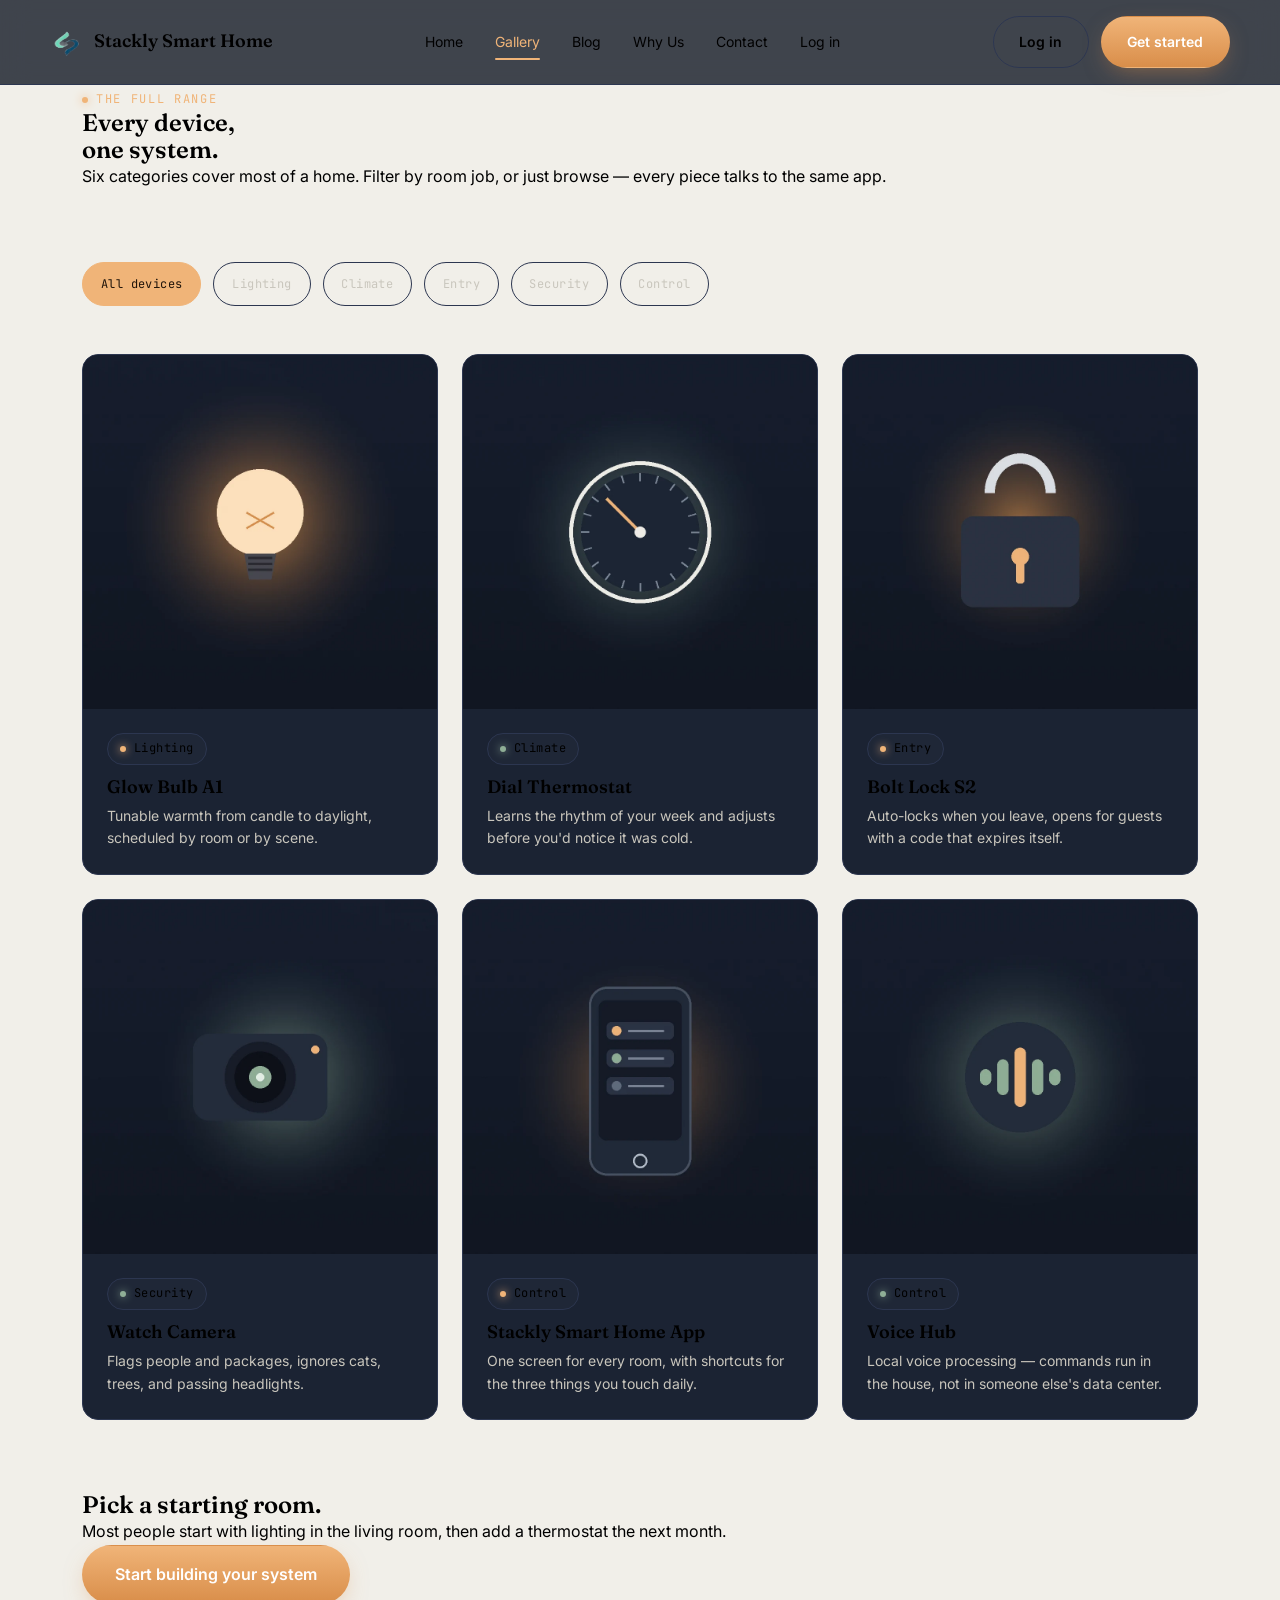
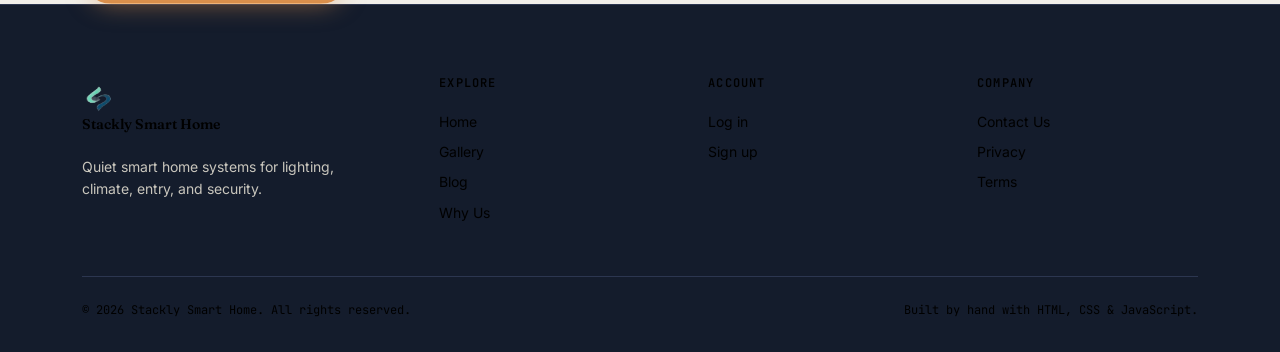
<file: pages/gallery.html>
<!DOCTYPE html>
<html lang="en">
<head>
<meta charset="UTF-8">
<meta name="viewport" content="width=device-width, initial-scale=1.0">
<title>Gallery — Stackly Smart Home Devices</title>
<meta name="description" content="Browse the Stackly Smart Home device range: lighting, climate, locks, cameras, app control, and voice — every piece of the system.">
<link rel="icon" type="image/webp" href="../images/stackly-logo.webp">
<link rel="preconnect" href="https://fonts.googleapis.com">
<link rel="preconnect" href="https://fonts.gstatic.com" crossorigin>
<link href="https://fonts.googleapis.com/css2?family=Fraunces:opsz,wght@9..144,400;9..144,500;9..144,600;9..144,700&family=Inter:wght@400;500;600;700&family=JetBrains+Mono:wght@400;500&display=swap" rel="stylesheet">
<link rel="stylesheet" href="../css/variables.css">
<link rel="stylesheet" href="../css/base.css">
<link rel="stylesheet" href="../css/gallery.css">
</head>
<body>

<header class="site-header">
  <nav class="nav container">
    <a href="../index.html" class="brand">
      <img src="../images/stackly-logo.webp" alt="Stackly Smart Home logo" width="32" height="32">
      Stackly Smart Home
    </a>
    <ul class="nav-links" id="nav-links">
      <li><a href="../index.html">Home</a></li>
      <li><a href="gallery.html" aria-current="page">Gallery</a></li>
      <li><a href="blog.html">Blog</a></li>
      <li><a href="why-us.html">Why Us</a></li>
      <li><a href="contact.html">Contact</a></li>
      <li><a href="login.html">Log in</a></li>
    </ul>
    <div class="nav-actions">
      <a href="login.html" class="btn btn-ghost">Log in</a>
      <a href="signup.html" class="btn btn-primary">Get started</a>
      <button class="nav-toggle" aria-label="Toggle menu" aria-expanded="false" id="nav-toggle">
        <svg width="20" height="20" viewBox="0 0 20 20" fill="none"><path d="M2 5h16M2 10h16M2 15h16" stroke="currentColor" stroke-width="1.6" stroke-linecap="round"/></svg>
      </button>
    </div>
  </nav>
</header>

<main>
  <section class="page-head">
    <div class="container reveal">
      <span class="eyebrow">The full range</span>
      <h1>Every device,<br>one system.</h1>
      <p>Six categories cover most of a home. Filter by room job, or just browse — every piece talks to the same app.</p>
    </div>
  </section>

  <section class="section-tight">
    <div class="container">
      <div class="filter-row reveal" role="tablist" aria-label="Filter gallery by category">
        <button class="filter-chip is-active" data-filter="all" role="tab" aria-selected="true">All devices</button>
        <button class="filter-chip" data-filter="lighting" role="tab" aria-selected="false">Lighting</button>
        <button class="filter-chip" data-filter="climate" role="tab" aria-selected="false">Climate</button>
        <button class="filter-chip" data-filter="entry" role="tab" aria-selected="false">Entry</button>
        <button class="filter-chip" data-filter="security" role="tab" aria-selected="false">Security</button>
        <button class="filter-chip" data-filter="control" role="tab" aria-selected="false">Control</button>
      </div>

      <div class="gallery-grid" id="gallery-grid">

        <figure class="gallery-card reveal" data-cat="lighting">
          <div class="gallery-img"><img src="../images/gallery-lighting.webp" alt="Illustration of a warm-glow smart bulb with filament detail" loading="lazy" width="900" height="900"></div>
          <figcaption>
            <span class="pill amber"><span class="dot"></span>Lighting</span>
            <h3>Glow Bulb A1</h3>
            <p>Tunable warmth from candle to daylight, scheduled by room or by scene.</p>
          </figcaption>
        </figure>

        <figure class="gallery-card reveal" data-cat="climate">
          <div class="gallery-img"><img src="../images/gallery-thermostat.webp" alt="Illustration of a round smart thermostat dial" loading="lazy" width="900" height="900"></div>
          <figcaption>
            <span class="pill"><span class="dot"></span>Climate</span>
            <h3>Dial Thermostat</h3>
            <p>Learns the rhythm of your week and adjusts before you'd notice it was cold.</p>
          </figcaption>
        </figure>

        <figure class="gallery-card reveal" data-cat="entry">
          <div class="gallery-img"><img src="../images/gallery-lock.webp" alt="Illustration of a smart door lock with keypad" loading="lazy" width="900" height="900"></div>
          <figcaption>
            <span class="pill amber"><span class="dot"></span>Entry</span>
            <h3>Bolt Lock S2</h3>
            <p>Auto-locks when you leave, opens for guests with a code that expires itself.</p>
          </figcaption>
        </figure>

        <figure class="gallery-card reveal" data-cat="security">
          <div class="gallery-img"><img src="../images/gallery-camera.webp" alt="Illustration of a smart security camera with status light" loading="lazy" width="900" height="900"></div>
          <figcaption>
            <span class="pill"><span class="dot"></span>Security</span>
            <h3>Watch Camera</h3>
            <p>Flags people and packages, ignores cats, trees, and passing headlights.</p>
          </figcaption>
        </figure>

        <figure class="gallery-card reveal" data-cat="control">
          <div class="gallery-img"><img src="../images/gallery-app.webp" alt="Illustration of the Stackly Smart Home phone app interface" loading="lazy" width="900" height="900"></div>
          <figcaption>
            <span class="pill amber"><span class="dot"></span>Control</span>
            <h3>Stackly Smart Home App</h3>
            <p>One screen for every room, with shortcuts for the three things you touch daily.</p>
          </figcaption>
        </figure>

        <figure class="gallery-card reveal" data-cat="control">
          <div class="gallery-img"><img src="../images/gallery-voice.webp" alt="Illustration of a voice control device with soundwave bars" loading="lazy" width="900" height="900"></div>
          <figcaption>
            <span class="pill"><span class="dot"></span>Control</span>
            <h3>Voice Hub</h3>
            <p>Local voice processing — commands run in the house, not in someone else's data center.</p>
          </figcaption>
        </figure>

      </div>
    </div>
  </section>

  <section class="cta-band reveal">
    <div class="container cta-inner">
      <h2>Pick a starting room.</h2>
      <p>Most people start with lighting in the living room, then add a thermostat the next month.</p>
      <a href="signup.html" class="btn btn-primary btn-lg">Start building your system</a>
    </div>
  </section>
</main>

<footer class="site-footer">
  <div class="container">
    <div class="footer-grid">
      <div>
        <a href="../index.html" class="brand"><img src="../images/stackly-logo.webp" alt="" width="32" height="32">Stackly Smart Home</a>
        <p style="margin-top:1rem;color:var(--ivory-dim);font-size:var(--fs-sm);max-width:260px;">
          Quiet smart home systems for lighting, climate, entry, and security.
        </p>
      </div>
      <div>
        <h4>Explore</h4>
        <a href="../index.html">Home</a>
        <a href="gallery.html">Gallery</a>
        <a href="blog.html">Blog</a>
        <a href="why-us.html">Why Us</a>
      </div>
      <div>
        <h4>Account</h4>
        <a href="login.html">Log in</a>
        <a href="signup.html">Sign up</a>
      </div>
      <div>
        <h4>Company</h4>
        <a href="contact.html">Contact Us</a>
        <a href="#">Privacy</a>
        <a href="#">Terms</a>
      </div>
    </div>
    <div class="footer-bottom">
      <span>&copy; <span data-year>2026</span> Stackly Smart Home. All rights reserved.</span>
      <span>Built by hand with HTML, CSS &amp; JavaScript.</span>
    </div>
  </div>
</footer>

<script src="../js/main.js"></script>
<script src="../js/gallery.js"></script>
</body>
</html>
</file>
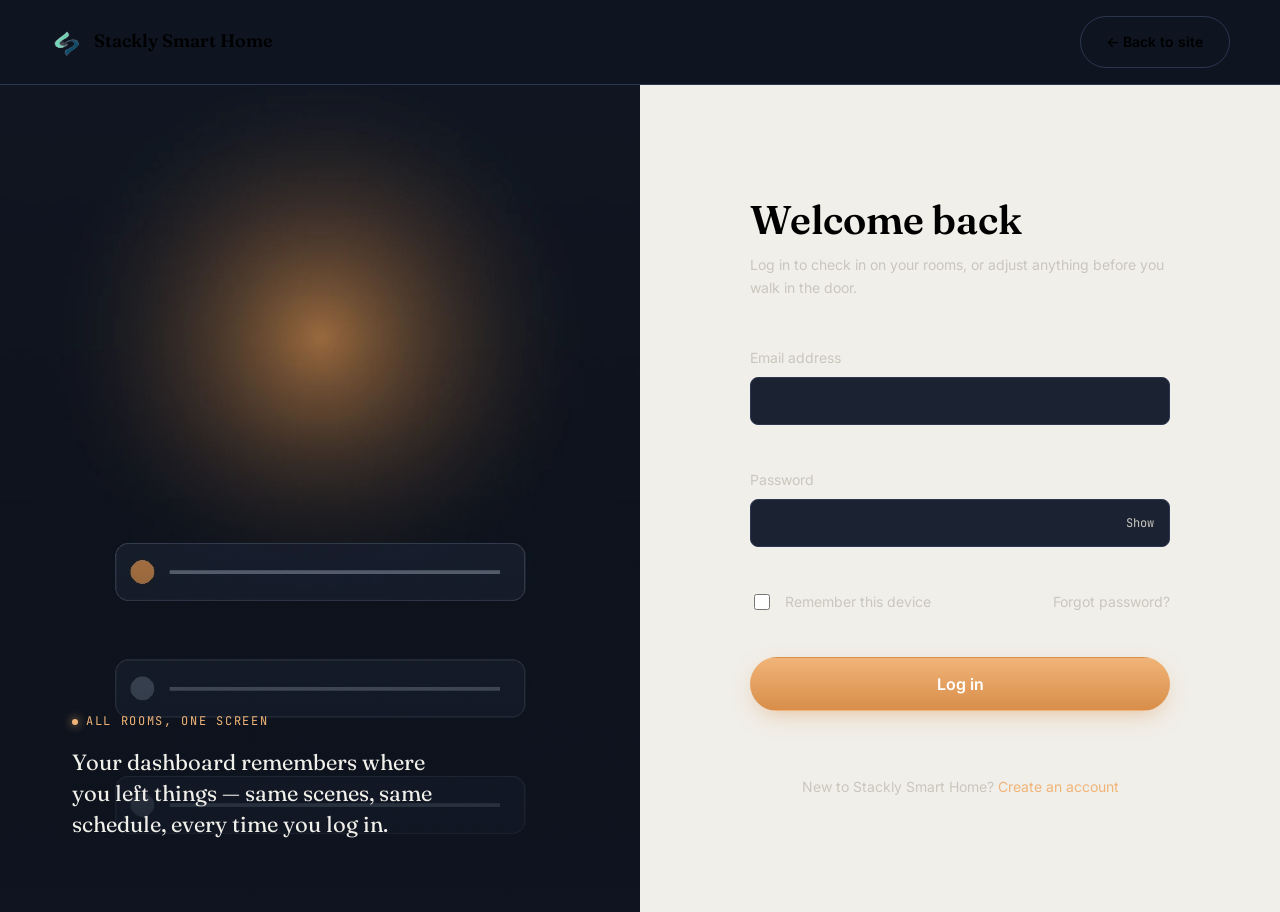
<file: pages/login.html>
<!DOCTYPE html>
<html lang="en">
<head>
<meta charset="UTF-8">
<meta name="viewport" content="width=device-width, initial-scale=1.0">
<title>Log In — Stackly Smart Home</title>
<meta name="description" content="Log in to your Stackly Smart Home account to control your home's lighting, climate, locks, and cameras.">
<link rel="icon" type="image/webp" href="../images/stackly-logo.webp">
<link rel="preconnect" href="https://fonts.googleapis.com">
<link rel="preconnect" href="https://fonts.gstatic.com" crossorigin>
<link href="https://fonts.googleapis.com/css2?family=Fraunces:opsz,wght@9..144,400;9..144,500;9..144,600;9..144,700&family=Inter:wght@400;500;600;700&family=JetBrains+Mono:wght@400;500&display=swap" rel="stylesheet">
<link rel="stylesheet" href="../css/variables.css">
<link rel="stylesheet" href="../css/base.css">
<link rel="stylesheet" href="../css/auth.css">
</head>
<body class="auth-body">

<header class="site-header auth-header">
  <nav class="nav container">
    <a href="../index.html" class="brand">
      <img src="../images/stackly-logo.webp" alt="Stackly Smart Home logo" width="32" height="32">
      Stackly Smart Home
    </a>
    <a href="../index.html" class="btn btn-ghost">&larr; Back to site</a>
  </nav>
</header>

<main class="auth-main">
  <div class="auth-grid auth-grid-reverse">

    <section class="auth-form-wrap">
      <div class="auth-form-inner reveal">
        <h1>Welcome back</h1>
        <p class="auth-sub">Log in to check in on your rooms, or adjust anything before you walk in the door.</p>

        <form id="login-form" novalidate>
          <div class="field">
            <label for="li-email">Email address</label>
            <input type="email" id="li-email" name="email" autocomplete="email" required>
            <span class="field-error" data-for="li-email"></span>
          </div>

          <div class="field">
            <label for="li-password">Password</label>
            <div class="password-row">
              <input type="password" id="li-password" name="password" autocomplete="current-password" required>
              <button type="button" class="pw-toggle" data-target="li-password" aria-label="Show password">Show</button>
            </div>
            <span class="field-error" data-for="li-password"></span>
          </div>

          <div class="login-row">
            <label class="checkbox-row checkbox-row-tight">
              <input type="checkbox" id="li-remember">
              <span>Remember this device</span>
            </label>
            <a href="#" class="forgot-link">Forgot password?</a>
          </div>

          <button type="submit" class="btn btn-primary btn-block btn-lg">Log in</button>
          <p class="form-status" id="login-status" role="status"></p>
        </form>

        <p class="auth-switch">New to Stackly Smart Home? <a href="signup.html">Create an account</a></p>
      </div>
    </section>

    <section class="auth-art" aria-hidden="true">
      <img src="../images/auth-login.webp" alt="" loading="lazy">
      <div class="auth-art-text">
        <span class="eyebrow">All rooms, one screen</span>
        <p>Your dashboard remembers where you left things — same scenes, same schedule, every time you log in.</p>
      </div>
    </section>

  </div>
</main>

<script src="../js/main.js"></script>
<script src="../js/auth.js"></script>
</body>
</html>
</file>
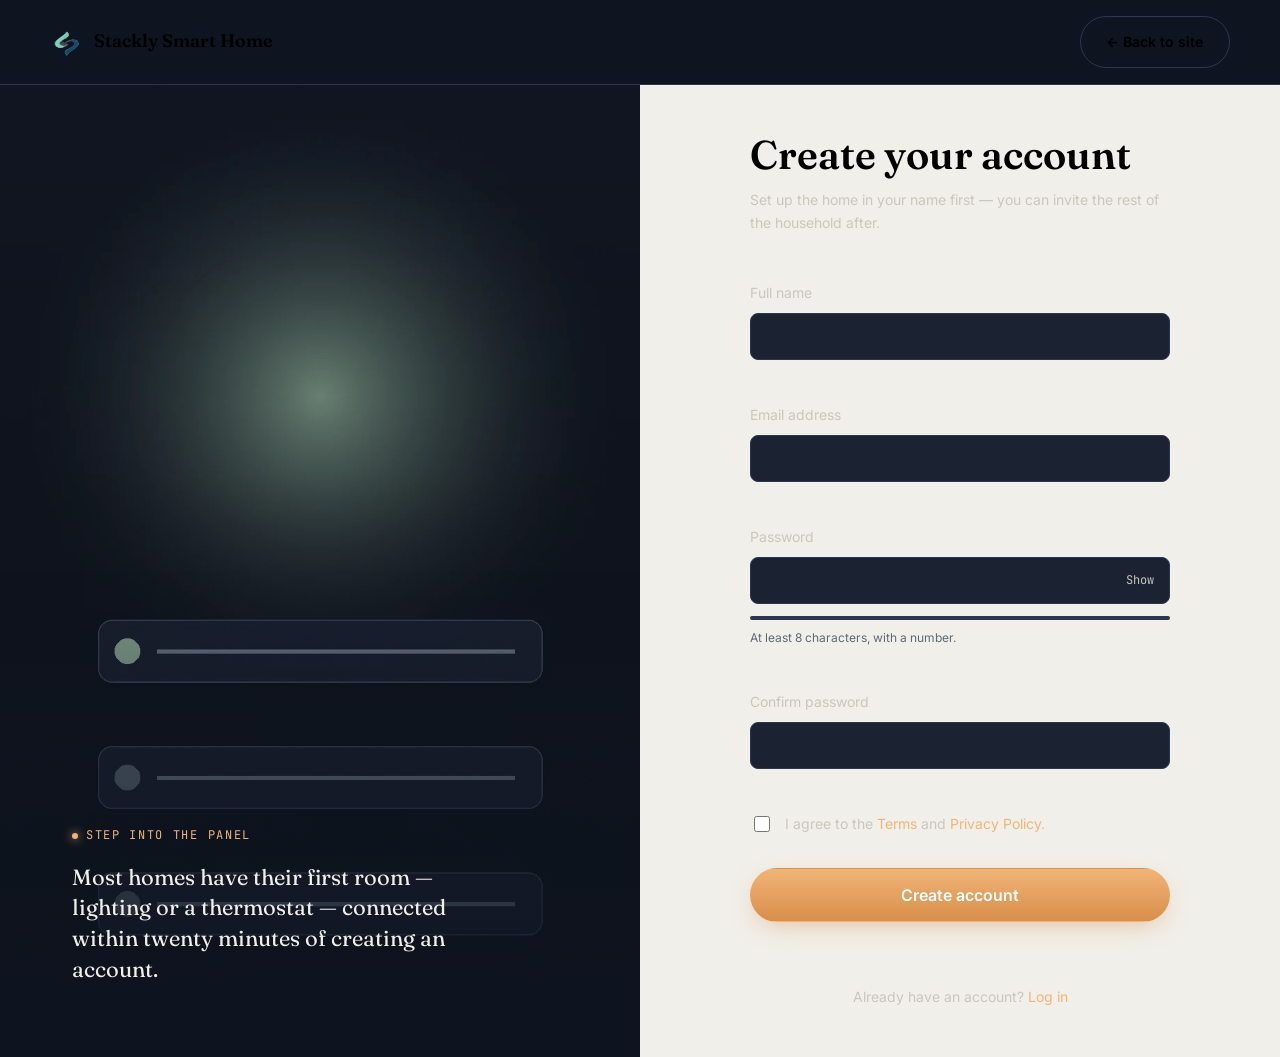
<file: pages/signup.html>
<!DOCTYPE html>
<html lang="en">
<head>
<meta charset="UTF-8">
<meta name="viewport" content="width=device-width, initial-scale=1.0">
<title>Sign Up — Stackly Smart Home</title>
<meta name="description" content="Create your Stackly Smart Home account to start connecting your home's lighting, climate, locks, and cameras.">
<link rel="icon" type="image/webp" href="../images/stackly-logo.webp">
<link rel="preconnect" href="https://fonts.googleapis.com">
<link rel="preconnect" href="https://fonts.gstatic.com" crossorigin>
<link href="https://fonts.googleapis.com/css2?family=Fraunces:opsz,wght@9..144,400;9..144,500;9..144,600;9..144,700&family=Inter:wght@400;500;600;700&family=JetBrains+Mono:wght@400;500&display=swap" rel="stylesheet">
<link rel="stylesheet" href="../css/variables.css">
<link rel="stylesheet" href="../css/base.css">
<link rel="stylesheet" href="../css/auth.css">
</head>
<body class="auth-body">

<header class="site-header auth-header">
  <nav class="nav container">
    <a href="../index.html" class="brand">
      <img src="../images/stackly-logo.webp" alt="Stackly Smart Home logo" width="32" height="32">
      Stackly Smart Home
    </a>
    <a href="../index.html" class="btn btn-ghost">&larr; Back to site</a>
  </nav>
</header>

<main class="auth-main">
  <div class="auth-grid">

    <section class="auth-art" aria-hidden="true">
      <img src="../images/auth-signup.webp" alt="" loading="lazy">
      <div class="auth-art-text">
        <span class="eyebrow">Step into the panel</span>
        <p>Most homes have their first room — lighting or a thermostat — connected within twenty minutes of creating an account.</p>
      </div>
    </section>

    <section class="auth-form-wrap">
      <div class="auth-form-inner reveal">
        <h1>Create your account</h1>
        <p class="auth-sub">Set up the home in your name first — you can invite the rest of the household after.</p>

        <form id="signup-form" novalidate>
          <div class="field">
            <label for="su-name">Full name</label>
            <input type="text" id="su-name" name="name" autocomplete="name" required minlength="2">
            <span class="field-error" data-for="su-name"></span>
          </div>

          <div class="field">
            <label for="su-email">Email address</label>
            <input type="email" id="su-email" name="email" autocomplete="email" required>
            <span class="field-error" data-for="su-email"></span>
          </div>

          <div class="field">
            <label for="su-password">Password</label>
            <div class="password-row">
              <input type="password" id="su-password" name="password" autocomplete="new-password" required minlength="8">
              <button type="button" class="pw-toggle" data-target="su-password" aria-label="Show password">Show</button>
            </div>
            <div class="pw-meter" aria-hidden="true"><span data-strength-bar></span></div>
            <span class="field-hint">At least 8 characters, with a number.</span>
            <span class="field-error" data-for="su-password"></span>
          </div>

          <div class="field">
            <label for="su-confirm">Confirm password</label>
            <input type="password" id="su-confirm" name="confirm" autocomplete="new-password" required>
            <span class="field-error" data-for="su-confirm"></span>
          </div>

          <label class="checkbox-row">
            <input type="checkbox" id="su-terms" required>
            <span>I agree to the <a href="#">Terms</a> and <a href="#">Privacy Policy</a>.</span>
          </label>
          <span class="field-error" data-for="su-terms"></span>

          <button type="submit" class="btn btn-primary btn-block btn-lg">Create account</button>
          <p class="form-status" id="signup-status" role="status"></p>
        </form>

        <p class="auth-switch">Already have an account? <a href="login.html">Log in</a></p>
      </div>
    </section>

  </div>
</main>

<script src="../js/main.js"></script>
<script src="../js/auth.js"></script>
</body>
</html>
</file>
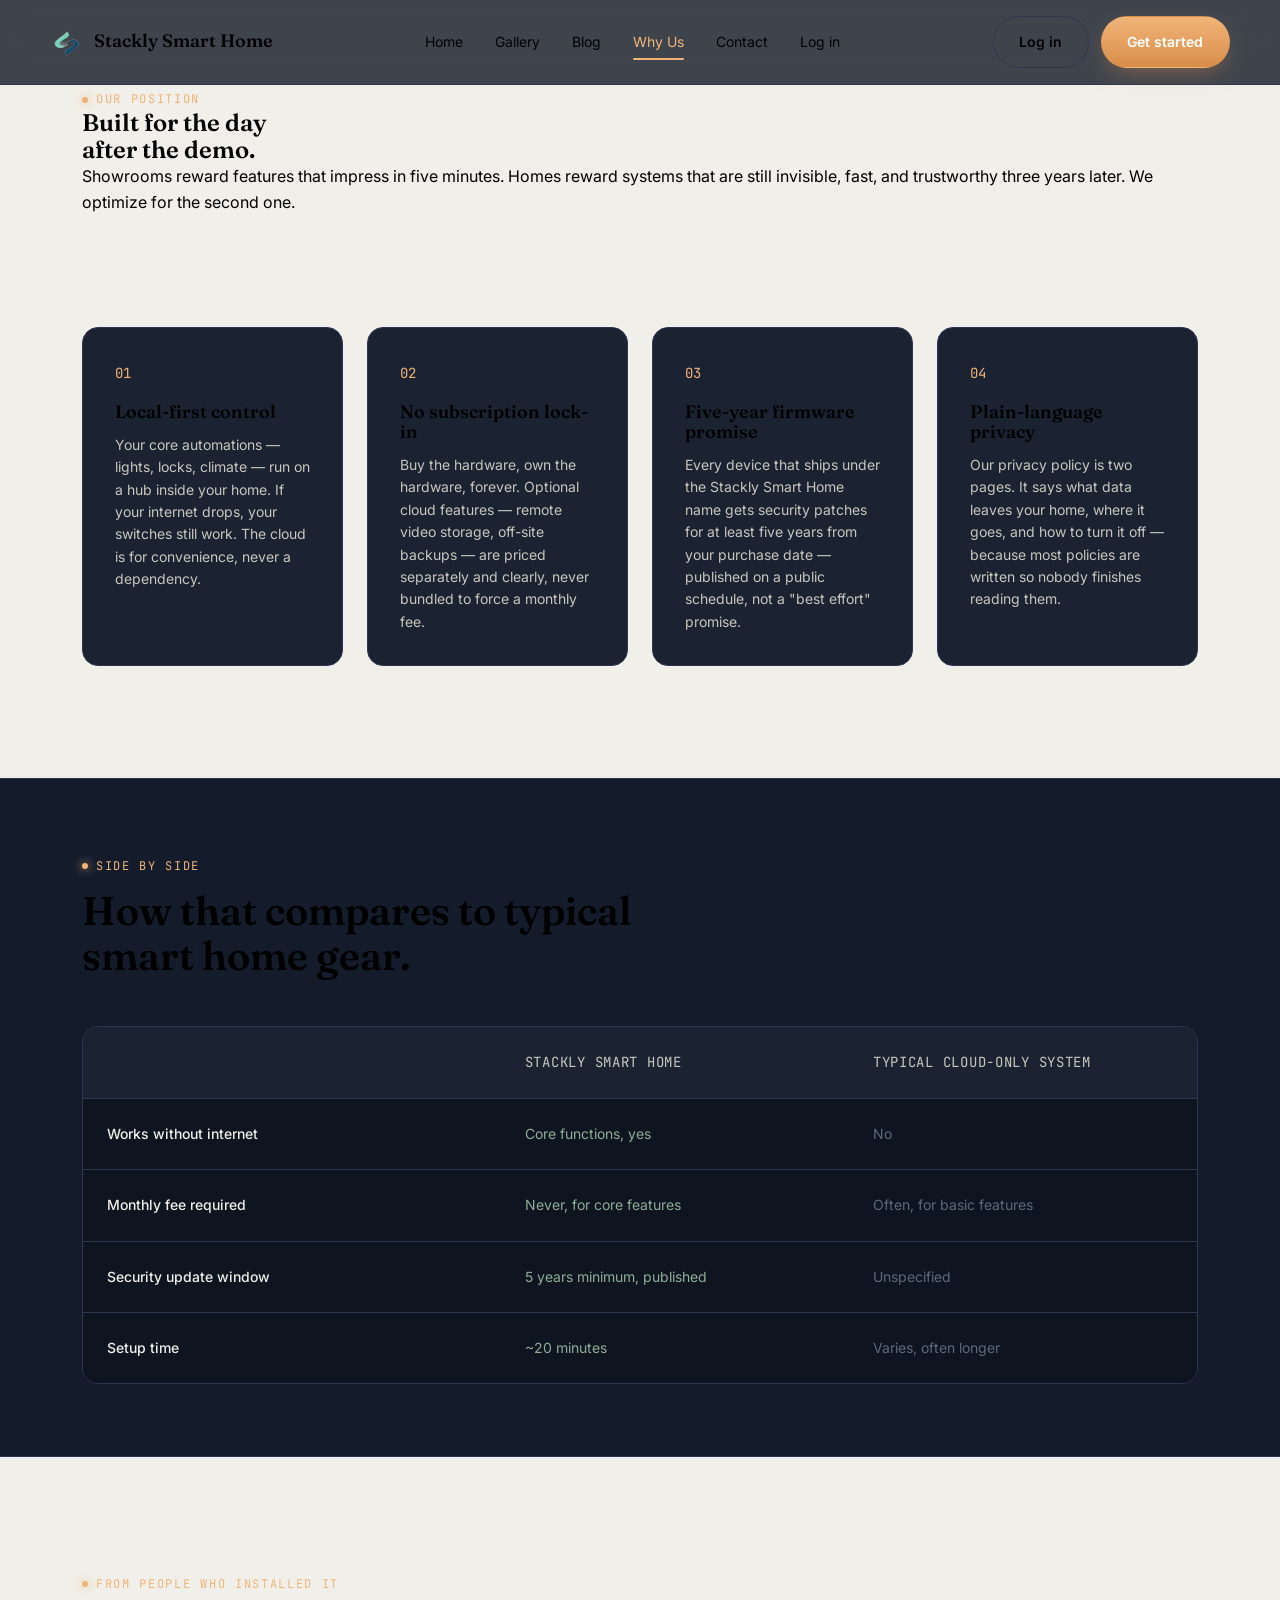
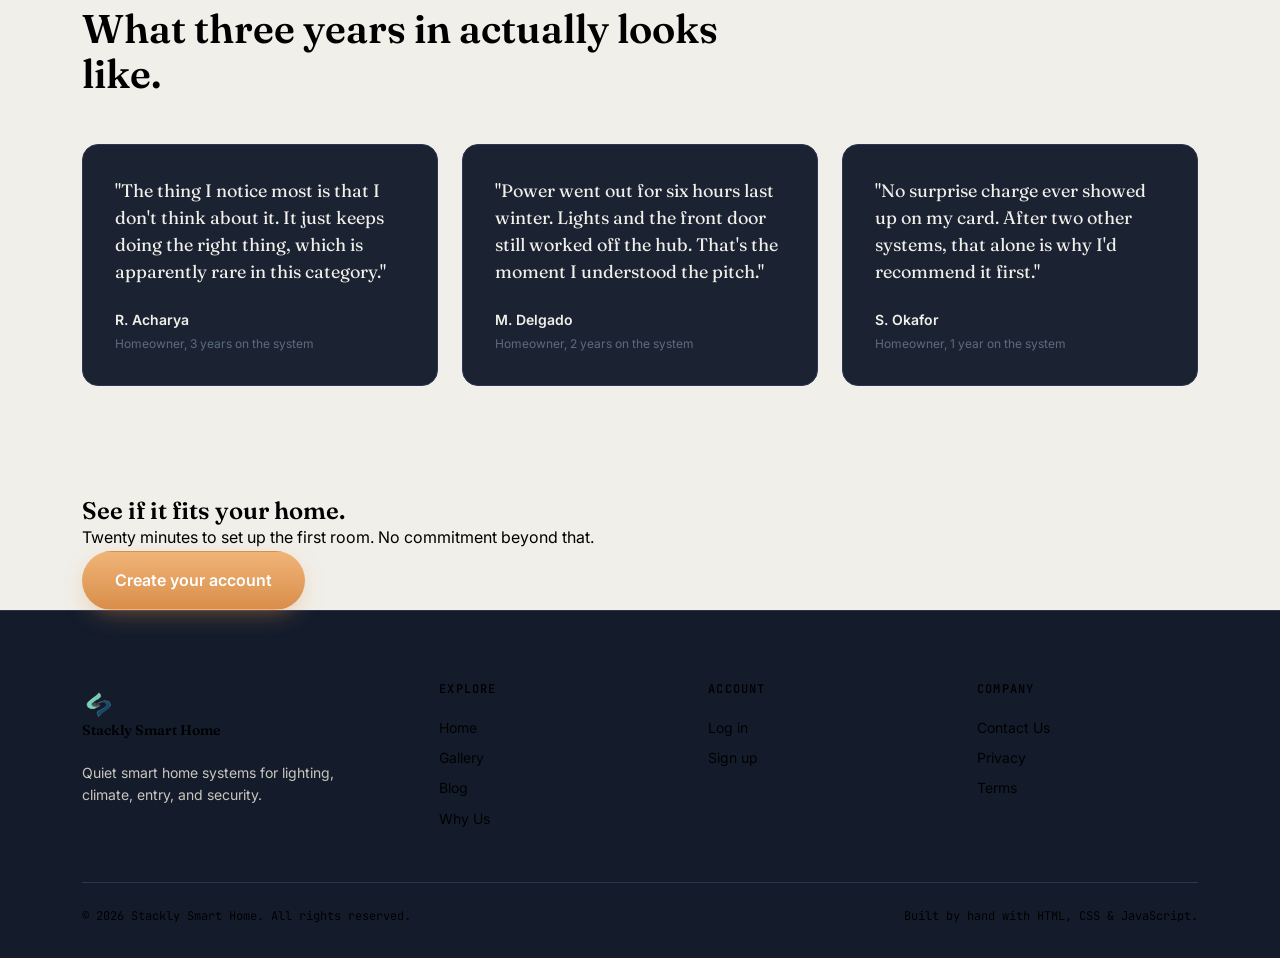
<file: pages/why-us.html>
<!DOCTYPE html>
<html lang="en">
<head>
<meta charset="UTF-8">
<meta name="viewport" content="width=device-width, initial-scale=1.0">
<title>Why Us — Stackly Smart Home</title>
<meta name="description" content="Why Stackly Smart Home builds for the long term: local-first control, no subscription lock-in, and a five-year firmware promise.">
<link rel="icon" type="image/webp" href="../images/stackly-logo.webp">
<link rel="preconnect" href="https://fonts.googleapis.com">
<link rel="preconnect" href="https://fonts.gstatic.com" crossorigin>
<link href="https://fonts.googleapis.com/css2?family=Fraunces:opsz,wght@9..144,400;9..144,500;9..144,600;9..144,700&family=Inter:wght@400;500;600;700&family=JetBrains+Mono:wght@400;500&display=swap" rel="stylesheet">
<link rel="stylesheet" href="../css/variables.css">
<link rel="stylesheet" href="../css/base.css">
<link rel="stylesheet" href="../css/why-us.css">
</head>
<body>

<header class="site-header">
  <nav class="nav container">
    <a href="../index.html" class="brand">
      <img src="../images/stackly-logo.webp" alt="Stackly Smart Home logo" width="32" height="32">
      Stackly Smart Home
    </a>
    <ul class="nav-links" id="nav-links">
      <li><a href="../index.html">Home</a></li>
      <li><a href="gallery.html">Gallery</a></li>
      <li><a href="blog.html">Blog</a></li>
      <li><a href="why-us.html" aria-current="page">Why Us</a></li>
      <li><a href="contact.html">Contact</a></li>
      <li><a href="login.html">Log in</a></li>
    </ul>
    <div class="nav-actions">
      <a href="login.html" class="btn btn-ghost">Log in</a>
      <a href="signup.html" class="btn btn-primary">Get started</a>
      <button class="nav-toggle" aria-label="Toggle menu" aria-expanded="false" id="nav-toggle">
        <svg width="20" height="20" viewBox="0 0 20 20" fill="none"><path d="M2 5h16M2 10h16M2 15h16" stroke="currentColor" stroke-width="1.6" stroke-linecap="round"/></svg>
      </button>
    </div>
  </nav>
</header>

<main>
  <section class="page-head">
    <div class="container reveal">
      <span class="eyebrow">Our position</span>
      <h1>Built for the day<br>after the demo.</h1>
      <p>Showrooms reward features that impress in five minutes. Homes reward systems that are still
        invisible, fast, and trustworthy three years later. We optimize for the second one.</p>
    </div>
  </section>

  <!-- PILLARS -->
  <section class="section">
    <div class="container">
      <div class="pillars">
        <div class="pillar reveal">
          <span class="pillar-num">01</span>
          <h3>Local-first control</h3>
          <p>Your core automations — lights, locks, climate — run on a hub inside your home. If your internet drops, your switches still work. The cloud is for convenience, never a dependency.</p>
        </div>
        <div class="pillar reveal">
          <span class="pillar-num">02</span>
          <h3>No subscription lock-in</h3>
          <p>Buy the hardware, own the hardware, forever. Optional cloud features — remote video storage, off-site backups — are priced separately and clearly, never bundled to force a monthly fee.</p>
        </div>
        <div class="pillar reveal">
          <span class="pillar-num">03</span>
          <h3>Five-year firmware promise</h3>
          <p>Every device that ships under the Stackly Smart Home name gets security patches for at least five years from your purchase date — published on a public schedule, not a "best effort" promise.</p>
        </div>
        <div class="pillar reveal">
          <span class="pillar-num">04</span>
          <h3>Plain-language privacy</h3>
          <p>Our privacy policy is two pages. It says what data leaves your home, where it goes, and how to turn it off — because most policies are written so nobody finishes reading them.</p>
        </div>
      </div>
    </div>
  </section>

  <!-- COMPARISON -->
  <section class="section-tight comparison-section">
    <div class="container">
      <div class="section-head reveal">
        <span class="eyebrow">Side by side</span>
        <h2>How that compares to typical smart home gear.</h2>
      </div>
      <div class="comparison-table reveal" role="table">
        <div class="comp-row comp-head" role="row">
          <span role="columnheader"></span>
          <span role="columnheader">Stackly Smart Home</span>
          <span role="columnheader">Typical cloud-only system</span>
        </div>
        <div class="comp-row" role="row">
          <span role="cell">Works without internet</span>
          <span role="cell" class="yes">Core functions, yes</span>
          <span role="cell" class="no">No</span>
        </div>
        <div class="comp-row" role="row">
          <span role="cell">Monthly fee required</span>
          <span role="cell" class="yes">Never, for core features</span>
          <span role="cell" class="no">Often, for basic features</span>
        </div>
        <div class="comp-row" role="row">
          <span role="cell">Security update window</span>
          <span role="cell" class="yes">5 years minimum, published</span>
          <span role="cell" class="no">Unspecified</span>
        </div>
        <div class="comp-row" role="row">
          <span role="cell">Setup time</span>
          <span role="cell" class="yes">~20 minutes</span>
          <span role="cell" class="no">Varies, often longer</span>
        </div>
      </div>
    </div>
  </section>

  <!-- TESTIMONIALS -->
  <section class="section testimonials">
    <div class="container">
      <div class="section-head reveal">
        <span class="eyebrow">From people who installed it</span>
        <h2>What three years in actually looks like.</h2>
      </div>
      <div class="testimonial-grid">
        <figure class="testimonial-card reveal">
          <blockquote>"The thing I notice most is that I don't think about it. It just keeps doing the right thing, which is apparently rare in this category."</blockquote>
          <figcaption><span class="t-name">R. Acharya</span><span class="t-role">Homeowner, 3 years on the system</span></figcaption>
        </figure>
        <figure class="testimonial-card reveal">
          <blockquote>"Power went out for six hours last winter. Lights and the front door still worked off the hub. That's the moment I understood the pitch."</blockquote>
          <figcaption><span class="t-name">M. Delgado</span><span class="t-role">Homeowner, 2 years on the system</span></figcaption>
        </figure>
        <figure class="testimonial-card reveal">
          <blockquote>"No surprise charge ever showed up on my card. After two other systems, that alone is why I'd recommend it first."</blockquote>
          <figcaption><span class="t-name">S. Okafor</span><span class="t-role">Homeowner, 1 year on the system</span></figcaption>
        </figure>
      </div>
    </div>
  </section>

  <section class="cta-band reveal">
    <div class="container cta-inner">
      <h2>See if it fits your home.</h2>
      <p>Twenty minutes to set up the first room. No commitment beyond that.</p>
      <a href="signup.html" class="btn btn-primary btn-lg">Create your account</a>
    </div>
  </section>
</main>

<footer class="site-footer">
  <div class="container">
    <div class="footer-grid">
      <div>
        <a href="../index.html" class="brand"><img src="../images/stackly-logo.webp" alt="" width="32" height="32">Stackly Smart Home</a>
        <p style="margin-top:1rem;color:var(--ivory-dim);font-size:var(--fs-sm);max-width:260px;">
          Quiet smart home systems for lighting, climate, entry, and security.
        </p>
      </div>
      <div>
        <h4>Explore</h4>
        <a href="../index.html">Home</a>
        <a href="gallery.html">Gallery</a>
        <a href="blog.html">Blog</a>
        <a href="why-us.html">Why Us</a>
      </div>
      <div>
        <h4>Account</h4>
        <a href="login.html">Log in</a>
        <a href="signup.html">Sign up</a>
      </div>
      <div>
        <h4>Company</h4>
        <a href="contact.html">Contact Us</a>
        <a href="#">Privacy</a>
        <a href="#">Terms</a>
      </div>
    </div>
    <div class="footer-bottom">
      <span>&copy; <span data-year>2026</span> Stackly Smart Home. All rights reserved.</span>
      <span>Built by hand with HTML, CSS &amp; JavaScript.</span>
    </div>
  </div>
</footer>

<script src="../js/main.js"></script>
</body>
</html>
</file>
<file: css/variables.css>
/* ===========================================================
   DESIGN TOKENS — Stackly Smart Home Smart Home
   Palette: deep midnight navy + warm amber-copper glow + sage
   =========================================================== */
:root {
  /* color */
  --navy:        #0E1420;
  --navy-2:      #141C2C;
  --panel:       #1B2333;
  --panel-light: #232C40;
  --line:        #2C3650;
  --ivory:       #F1EFE9;
  --ivory-dim:   #C9C6BD;
  --amber:       #D98E4A;
  --amber-light: #F0B478;
  --amber-dark:  #A8651F;
  --sage:        #8FAE96;
  --sage-dark:   #5F7C66;
  --slate:       #5C6B7A;
  --danger:      #D97A6A;

  /* type */
  --font-display: "Fraunces", "Georgia", serif;
  --font-body: "Inter", -apple-system, BlinkMacSystemFont, sans-serif;
  --font-mono: "JetBrains Mono", "Consolas", monospace;

  /* scale */
  --fs-xs: 0.75rem;
  --fs-sm: 0.875rem;
  --fs-base: 1rem;
  --fs-md: 1.125rem;
  --fs-lg: 1.375rem;
  --fs-xl: 1.875rem;
  --fs-2xl: 2.5rem;
  --fs-3xl: 3.5rem;
  --fs-4xl: 4.75rem;

  /* spacing */
  --sp-1: 0.25rem;
  --sp-2: 0.5rem;
  --sp-3: 0.75rem;
  --sp-4: 1rem;
  --sp-5: 1.5rem;
  --sp-6: 2rem;
  --sp-7: 3rem;
  --sp-8: 4.5rem;
  --sp-9: 7rem;

  /* misc */
  --radius-sm: 8px;
  --radius-md: 16px;
  --radius-lg: 28px;
  --container: 1180px;
  --ease: cubic-bezier(0.22, 1, 0.36, 1);
  --shadow-glow: 0 0 60px rgba(217, 142, 74, 0.18);
}

@media (max-width: 1024px) {
  :root {
    --fs-3xl: 3rem;
    --fs-4xl: 4rem;
    --sp-8: 4rem;
    --sp-9: 5.5rem;
  }
}

@media (max-width: 768px) {
  :root {
    --fs-xl: 1.75rem;
    --fs-2xl: 2.2rem;
    --fs-3xl: 2.75rem;
    --fs-4xl: 3.25rem;
    --sp-7: 2.5rem;
    --sp-8: 3.5rem;
    --sp-9: 4.5rem;
  }
}

@media (max-width: 480px) {
  :root {
    --fs-sm: 0.9375rem;
    --fs-lg: 1.25rem;
    --fs-xl: 1.55rem;
    --fs-2xl: 1.95rem;
    --fs-3xl: 2.35rem;
    --fs-4xl: 2.8rem;
    --sp-6: 1.5rem;
    --sp-7: 2rem;
    --sp-8: 2.75rem;
    --sp-9: 3.5rem;
    --radius-lg: 22px;
  }
}
</file>
<file: css/base.css>
/* ===========================================================
   BASE / RESET
   =========================================================== */
*, *::before, *::after { box-sizing: border-box; }
html { scroll-behavior: smooth; }

@media (prefers-reduced-motion: reduce) {
  html { scroll-behavior: auto; }
  *, *::before, *::after {
    animation-duration: 0.001ms !important;
    animation-iteration-count: 1 !important;
    transition-duration: 0.001ms !important;
    scroll-behavior: auto !important;
  }
}

body {
  margin: 0;
  background: #f1efe9;
  color: #000000;
  font-family: var(--font-body);
  font-size: var(--fs-base);
  line-height: 1.6;
  -webkit-font-smoothing: antialiased;
}

img { max-width: 100%; display: block; }
a { color: inherit; text-decoration: none; }
ul { margin: 0; padding: 0; list-style: none; }
button { font-family: inherit; cursor: pointer; }
h1, h2, h3, h4 { font-family: var(--font-display); margin: 0; line-height: 1.12; font-weight: 600; }
p { margin: 0; }

:focus-visible {
  outline: 2px solid var(--amber-light);
  outline-offset: 3px;
  border-radius: 4px;
}

.container {
  width: 100%;
  max-width: var(--container);
  margin: 0 auto;
  padding: 0 var(--sp-6);
}

.eyebrow {
  font-family: var(--font-mono);
  font-size: var(--fs-xs);
  letter-spacing: 0.14em;
  text-transform: uppercase;
  color: var(--amber-light);
  display: inline-flex;
  align-items: center;
  gap: var(--sp-2);
}
.eyebrow::before {
  content: "";
  width: 6px; height: 6px;
  border-radius: 50%;
  background: var(--amber-light);
  box-shadow: 0 0 10px var(--amber-light);
}

.section { padding: var(--sp-9) 0; }
.section-tight { padding: var(--sp-8) 0; }

.section-head {
  max-width: 640px;
  margin-bottom: var(--sp-7);
}
.section-head h2 {
  font-size: var(--fs-2xl);
  margin-top: var(--sp-3);
  color: #000000;
}
.section-head p {
  margin-top: var(--sp-4);
  color: #000000;
  font-size: var(--fs-md);
}

/* ---- Buttons ---- */
.btn {
  display: inline-flex;
  align-items: center;
  justify-content: center;
  gap: var(--sp-2);
  font-family: var(--font-body);
  font-weight: 600;
  font-size: var(--fs-sm);
  padding: 0.85rem 1.6rem;
  border-radius: 999px;
  border: 1px solid transparent;
  transition: transform 0.25s var(--ease), box-shadow 0.25s var(--ease), background 0.25s var(--ease), border-color .25s var(--ease);
  white-space: nowrap;
}
.btn-primary {
  background: linear-gradient(180deg, var(--amber-light), var(--amber));
  color: #ffffff;
  box-shadow: 0 8px 24px -8px rgba(217, 142, 74, 0.55);
}
.btn-primary:hover { transform: translateY(-2px); box-shadow: 0 12px 30px -8px rgba(217, 142, 74, 0.65); }
.btn-ghost {
  background: transparent;
  border-color: var(--line);
  color: #000000;
}
.btn-ghost:hover { border-color: var(--amber-light); color: var(--amber-light); }
.btn-block { width: 100%; }
.btn-lg { padding: 1rem 2rem; font-size: var(--fs-base); }

/* ---- Pills / status tags (signature structural device) ---- */
.pill {
  display: inline-flex;
  align-items: center;
  gap: var(--sp-2);
  font-family: var(--font-mono);
  font-size: var(--fs-xs);
  letter-spacing: 0.04em;
  padding: 0.35rem 0.75rem;
  border-radius: 999px;
  border: 1px solid var(--line);
  color: #000000;
  background: rgba(255,255,255,0.02);
}
.pill .dot { width: 6px; height: 6px; border-radius: 50%; background: var(--sage); box-shadow: 0 0 8px var(--sage); }
.pill.amber .dot { background: var(--amber-light); box-shadow: 0 0 8px var(--amber-light); }

/* ---- Cards ---- */
.card {
  background: linear-gradient(160deg, var(--panel-light), var(--panel));
  border: 1px solid var(--line);
  border-radius: var(--radius-md);
  padding: var(--sp-6);
}

/* ===========================================================
   HEADER / NAV
   =========================================================== */
.site-header {
  position: sticky;
  top: 0;
  z-index: 100;
  background: rgba(14, 20, 32, 0.78);
  backdrop-filter: blur(14px);
  border-bottom: 1px solid var(--line);
}
.nav {
  display: flex;
  align-items: center;
  justify-content: space-between;
  padding: var(--sp-4) 0;
}
.brand {
  display: flex;
  align-items: center;
  gap: var(--sp-3);
  font-family: var(--font-display);
  font-size: var(--fs-md);
  font-weight: 600;
  color: #000000;
}
.brand img { width: 32px; height: 32px; border-radius: 8px; }
.nav-links {
  display: flex;
  align-items: center;
  gap: var(--sp-6);
  font-size: var(--fs-sm);
}
.nav-links a {
  color: #000000;
  position: relative;
  padding: var(--sp-1) 0;
  transition: color 0.2s var(--ease);
}
.nav-links a:hover, .nav-links a[aria-current="page"] { color: var(--amber-light); }
.nav-links a[aria-current="page"]::after {
  content: "";
  position: absolute; left: 0; right: 0; bottom: -6px;
  height: 2px; background: var(--amber-light);
  border-radius: 2px;
}
.nav-actions { display: flex; align-items: center; gap: var(--sp-3); }
.nav-toggle {
  display: none;
  background: none; border: 1px solid var(--line); border-radius: 8px;
  width: 42px; height: 42px; color: #000000;
  align-items: center; justify-content: center;
}

@media (max-width: 900px) {
  .nav-links { 
    position: fixed; 
    top: 64px; 
    right: 0; 
    bottom: 0; 
    left: 0; 
    background: var(--navy-2);
    flex-direction: column; 
    justify-content: flex-start; 
    padding: var(--sp-7) var(--sp-6); 
    gap: var(--sp-5);
    /* Hidden by default on mobile */
    transform: translateX(-100%);
    transition: transform 0.35s var(--ease); 
    border-top: 1px solid var(--line);
    overflow-y: auto;
  }
  /* Show menu when open class is added */
  .nav-links.open { 
    transform: translateX(0); 
  }
  .nav-links a { font-size: var(--fs-lg); }
  .nav-toggle { display: flex; }
  .nav-actions .btn-ghost { display: none; }
}

/* ===========================================================
   FOOTER
   =========================================================== */
.site-footer {
  border-top: 1px solid var(--line);
  padding: var(--sp-8) 0 var(--sp-6);
  background: var(--navy-2);
}
.footer-grid {
  display: grid;
  grid-template-columns: 1.4fr 1fr 1fr 1fr;
  gap: var(--sp-7);
}
.footer-grid h4 {
  font-family: var(--font-mono);
  font-size: var(--fs-xs);
  letter-spacing: 0.1em;
  text-transform: uppercase;
  color: #000000;
  margin-bottom: var(--sp-4);
}
.footer-grid a {
  display: block;
  color: #000000;
  font-size: var(--fs-sm);
  padding: var(--sp-1) 0;
  transition: color 0.2s var(--ease);
}
.footer-grid a:hover { color: var(--amber-light); }
.footer-bottom {
  display: flex; justify-content: space-between; align-items: center;
  margin-top: var(--sp-7); padding-top: var(--sp-5);
  border-top: 1px solid var(--line);
  font-size: var(--fs-xs); color: #000000;
  font-family: var(--font-mono);
}
@media (max-width: 800px) {
  .footer-grid { grid-template-columns: 1fr 1fr; }
  .footer-bottom { flex-direction: column; gap: var(--sp-3); align-items: flex-start; }
}

/* ===========================================================
   REVEAL ON SCROLL (orchestrated, restrained)
   Visible by default — JS opts elements INTO the hidden/animated
   state only once it can guarantee it will reveal them again.
   This keeps content visible for no-JS browsers, crawlers, and
   any render context where IntersectionObserver never fires.
   =========================================================== */
.reveal { opacity: 1; transform: none; }
.js-reveal-ready .reveal {
  opacity: 0;
  transform: translateY(18px);
  transition: opacity 0.7s var(--ease), transform 0.7s var(--ease);
}
.js-reveal-ready .reveal.in-view { opacity: 1; transform: translateY(0); }

/* utility */
.text-center { text-align: center; }
.mt-7 { margin-top: var(--sp-7); }
.visually-hidden {
  position: absolute; width: 1px; height: 1px; overflow: hidden;
  clip: rect(0 0 0 0); white-space: nowrap;
}
</file>
<file: css/home.css>
/* ===========================================================
   HOME PAGE
   =========================================================== */

/* ---- Hero ---- */
.hero {
  position: relative;
  min-height: 92vh;
  display: flex;
  align-items: center;
  overflow: hidden;
}
.hero-bg {
  position: absolute; top: 0; right: 0; bottom: 0; left: 0;
  background-size: cover;
  background-position: center 35%;
  z-index: 0;
  filter: brightness(1.1) contrast(1.05);
}
.hero-overlay {
  position: absolute; top: 0; right: 0; bottom: 0; left: 0;
  background: 
    radial-gradient(circle at 20% 50%, rgba(217, 142, 74, 0.15) 0%, transparent 50%),
    radial-gradient(circle at 80% 20%, rgba(143, 174, 150, 0.1) 0%, transparent 50%),
    radial-gradient(circle at 40% 80%, rgba(165, 132, 184, 0.08) 0%, transparent 50%);
  z-index: 0;
  pointer-events: none;
}
.hero-scrim {
  position: absolute; top: 0; right: 0; bottom: 0; left: 0;
  background: linear-gradient(100deg, rgba(14,20,32,0.96) 18%, rgba(14,20,32,0.78) 48%, rgba(14,20,32,0.4) 80%);
  z-index: 1;
}
.hero-inner { position: relative; z-index: 2; padding-top: var(--sp-7); padding-bottom: var(--sp-7); }
.hero-title {
  font-size: clamp(2.6rem, 6vw, var(--fs-4xl));
  margin-top: var(--sp-5);
  max-width: 760px;
  letter-spacing: -0.01em;
}
.accent-text { color: var(--amber-light); font-style: italic; }
.hero-sub {
  margin-top: var(--sp-5);
  max-width: 520px;
  font-size: var(--fs-md);
  color: var(--ivory-dim);
}
.hero-cta { display: flex; gap: var(--sp-4); margin-top: var(--sp-6); flex-wrap: wrap; }
.hero-stats {
  display: flex; gap: var(--sp-7);
  margin-top: var(--sp-8);
  padding-top: var(--sp-6);
  border-top: 1px solid var(--line);
  max-width: 640px;
  flex-wrap: wrap;
}
.hero-stat { display: flex; flex-direction: column; gap: 4px; }
.hero-stat-num { font-family: var(--font-mono); font-size: var(--fs-lg); color: var(--ivory); }
.hero-stat-label { font-size: var(--fs-xs); color: var(--slate); }

@media (max-width: 640px) {
  .hero { min-height: auto; padding-top: var(--sp-7); }
  .hero-cta { flex-direction: column; align-items: stretch; }
  .hero-stats { gap: var(--sp-5); }
}

/* ---- Logic strip ---- */
.strip { border-bottom: 1px solid var(--line); border-top: 1px solid var(--line); background: var(--navy-2); }
.strip-grid { display: grid; grid-template-columns: repeat(3, 1fr); gap: var(--sp-6); }
.strip-line { font-size: var(--fs-base); color: var(--ivory-dim); display: flex; flex-direction: column; gap: var(--sp-3); align-items: flex-start; }
@media (max-width: 800px) { .strip-grid { grid-template-columns: 1fr; } }

/* ---- Feature grid ---- */
.feature-grid {
  display: grid;
  grid-template-columns: repeat(4, 1fr);
  gap: var(--sp-5);
}
.feature-card {
  background: var(--panel);
  border: 1px solid var(--line);
  border-radius: var(--radius-md);
  padding: var(--sp-6);
  transition: border-color 0.3s var(--ease), transform 0.3s var(--ease);
}
.feature-card:hover { border-color: var(--amber-dark); transform: translateY(-4px); }
.feature-icon {
  width: 52px; height: 52px;
  display: flex; align-items: center; justify-content: center;
  color: var(--amber-light);
  background: rgba(217,142,74,0.08);
  border-radius: var(--radius-sm);
  margin-bottom: var(--sp-5);
}
.feature-icon svg { width: 26px; height: 26px; }
.feature-card h3 { font-size: var(--fs-md); margin-bottom: var(--sp-2); }
.feature-card p { color: var(--ivory-dim); font-size: var(--fs-sm); }

@media (max-width: 1000px) { .feature-grid { grid-template-columns: 1fr 1fr; } }
@media (max-width: 560px) { .feature-grid { grid-template-columns: 1fr; } }

/* ---- Gallery teaser ---- */
.gallery-teaser { background: var(--navy-2); border-top: 1px solid var(--line); border-bottom: 1px solid var(--line); }
.teaser-grid { display: grid; grid-template-columns: repeat(4, 1fr); gap: var(--sp-5); }
.teaser-item {
  position: relative;
  border-radius: var(--radius-md);
  overflow: hidden;
  aspect-ratio: 1;
  border: 1px solid var(--line);
}
.teaser-item img { width: 100%; height: 100%; object-fit: cover; transition: transform 0.5s var(--ease); }
.teaser-item:hover img { transform: scale(1.06); }
.teaser-label {
  position: absolute; left: var(--sp-4); bottom: var(--sp-4);
  font-family: var(--font-mono); font-size: var(--fs-xs);
  background: rgba(14,20,32,0.7); padding: 0.3rem 0.7rem; border-radius: 999px;
  backdrop-filter: blur(6px);
}
@media (max-width: 900px) { .teaser-grid { grid-template-columns: 1fr 1fr; } }

/* ---- Why-us teaser ---- */
.why-grid { display: grid; grid-template-columns: 1fr 1fr; gap: var(--sp-8); align-items: start; }
.why-title { font-size: var(--fs-2xl); margin-top: var(--sp-3); }
.why-copy { margin-top: var(--sp-5); color: var(--ivory-dim); max-width: 480px; }
.why-list { margin-top: var(--sp-2); display: flex; flex-direction: column; gap: var(--sp-6); }
.why-list li { display: flex; gap: var(--sp-5); }
.why-num { font-family: var(--font-mono); color: var(--amber-light); font-size: var(--fs-sm); flex: 0 0 32px; padding-top: 3px; }
.why-list h4 { font-family: var(--font-body); font-size: var(--fs-base); margin-bottom: var(--sp-2); color: var(--ivory); }
.why-list p { color: var(--ivory-dim); font-size: var(--fs-sm); }
@media (max-width: 850px) { .why-grid { grid-template-columns: 1fr; } }

/* ---- CTA band ---- */
.cta-band {
  margin: var(--sp-8) auto var(--sp-9);
  max-width: var(--container);
  background: linear-gradient(135deg, var(--panel-light), var(--panel) 60%);
  border: 1px solid var(--line);
  border-radius: var(--radius-lg);
  box-shadow: var(--shadow-glow);
}
.cta-inner { text-align: center; padding: var(--sp-8) var(--sp-6); }
.cta-inner h2 { font-size: var(--fs-2xl); }
.cta-inner p { margin-top: var(--sp-4); color: var(--ivory-dim); }
.cta-inner .btn { margin-top: var(--sp-6); }
</file>
<file: css/animations.css>
/* ===========================================================
   ANIMATIONS & TRANSITIONS
   =========================================================== */

/* ---- Fade-in animations ---- */
@keyframes fadeInUp {
  from {
    opacity: 0;
    transform: translateY(30px);
  }
  to {
    opacity: 1;
    transform: translateY(0);
  }
}

@keyframes fadeInDown {
  from {
    opacity: 0;
    transform: translateY(-20px);
  }
  to {
    opacity: 1;
    transform: translateY(0);
  }
}

@keyframes fadeIn {
  from { opacity: 0; }
  to { opacity: 1; }
}

/* ---- Floating animations ---- */
@keyframes float {
  0%, 100% {
    transform: translateY(0px);
  }
  50% {
    transform: translateY(-15px);
  }
}

@keyframes floatSlow {
  0%, 100% {
    transform: translateY(0px);
  }
  50% {
    transform: translateY(-25px);
  }
}

/* ---- Glow animations ---- */
@keyframes glow {
  0%, 100% {
    box-shadow: 0 0 20px rgba(217, 142, 74, 0.3);
  }
  50% {
    box-shadow: 0 0 40px rgba(217, 142, 74, 0.6);
  }
}

@keyframes glowPulse {
  0%, 100% {
    box-shadow: 0 0 20px rgba(217, 142, 74, 0.2), inset 0 0 20px rgba(217, 142, 74, 0.1);
  }
  50% {
    box-shadow: 0 0 30px rgba(217, 142, 74, 0.5), inset 0 0 20px rgba(217, 142, 74, 0.2);
  }
}

/* ---- Scale animations ---- */
@keyframes scaleIn {
  from {
    opacity: 0;
    transform: scale(0.95);
  }
  to {
    opacity: 1;
    transform: scale(1);
  }
}

@keyframes slideInLeft {
  from {
    opacity: 0;
    transform: translateX(-40px);
  }
  to {
    opacity: 1;
    transform: translateX(0);
  }
}

@keyframes slideInRight {
  from {
    opacity: 0;
    transform: translateX(40px);
  }
  to {
    opacity: 1;
    transform: translateX(0);
  }
}

/* ---- Shimmer animation ---- */
@keyframes shimmer {
  0% {
    background-position: -1000px 0;
  }
  100% {
    background-position: 1000px 0;
  }
}

/* ---- Pulse animation ---- */
@keyframes pulse {
  0%, 100% {
    opacity: 1;
  }
  50% {
    opacity: 0.7;
  }
}

/* ---- Rotate animation ---- */
@keyframes rotate {
  from {
    transform: rotate(0deg);
  }
  to {
    transform: rotate(360deg);
  }
}

/* ---- Color shift animation ---- */
@keyframes colorShift {
  0% {
    color: var(--amber-light);
  }
  50% {
    color: var(--sage);
  }
  100% {
    color: var(--amber-light);
  }
}

/* ---- Apply animations to elements ---- */
.reveal {
  animation: fadeInUp 0.8s ease-out;
}

.hero-title {
  animation: fadeInDown 0.9s ease-out 0.2s both;
}

.hero-sub {
  animation: fadeInUp 0.9s ease-out 0.4s both;
}

.hero-cta {
  animation: fadeInUp 0.9s ease-out 0.6s both;
}

.hero-stats {
  animation: fadeInUp 0.9s ease-out 0.8s both;
}

.hero-bg {
  animation: scaleIn 1.2s ease-out;
}

.feature-card {
  animation: fadeInUp 0.8s ease-out;
}

.feature-card:hover {
  animation: glowPulse 2s ease-in-out infinite;
}

.btn-primary {
  position: relative;
  overflow: hidden;
  transition: all 0.3s ease;
}

.btn-primary::before {
  content: '';
  position: absolute;
  top: 0;
  left: -100%;
  width: 100%;
  height: 100%;
  background: linear-gradient(90deg, transparent, rgba(255, 255, 255, 0.3), transparent);
  transition: left 0.5s ease;
}

.btn-primary:hover::before {
  left: 100%;
}

.teaser-item {
  animation: fadeInUp 0.8s ease-out;
  position: relative;
}

.teaser-item::after {
  content: '';
  position: absolute;
  top: 0;
  left: 0;
  width: 100%;
  height: 100%;
  background: radial-gradient(circle at center, rgba(217, 142, 74, 0.1), transparent);
  pointer-events: none;
  opacity: 0;
  transition: opacity 0.3s ease;
}

.teaser-item:hover::after {
  opacity: 1;
}

.accent-text {
  animation: colorShift 3s ease-in-out infinite;
}

/* ---- Stagger animation delays ---- */
.strip-line {
  animation: slideInLeft 0.8s ease-out;
}

.strip-line:nth-child(2) {
  animation-delay: 0.1s;
}

.strip-line:nth-child(3) {
  animation-delay: 0.2s;
}

/* ---- Feature cards stagger ---- */
.feature-card:nth-child(1) { animation-delay: 0.1s; }
.feature-card:nth-child(2) { animation-delay: 0.2s; }
.feature-card:nth-child(3) { animation-delay: 0.3s; }
.feature-card:nth-child(4) { animation-delay: 0.4s; }

/* ---- Teaser items stagger ---- */
.teaser-item:nth-child(1) { animation-delay: 0.1s; }
.teaser-item:nth-child(2) { animation-delay: 0.2s; }
.teaser-item:nth-child(3) { animation-delay: 0.3s; }
.teaser-item:nth-child(4) { animation-delay: 0.4s; }

/* ---- Why list items stagger ---- */
.why-list li {
  animation: slideInLeft 0.8s ease-out;
}

.why-list li:nth-child(1) { animation-delay: 0.1s; }
.why-list li:nth-child(2) { animation-delay: 0.2s; }
.why-list li:nth-child(3) { animation-delay: 0.3s; }

/* ---- Hero stat pulse ---- */
.hero-stat-num {
  animation: pulse 2s ease-in-out infinite;
}

/* ---- CTA band floating ---- */
.cta-band {
  animation: floatSlow 4s ease-in-out infinite;
}
</file>
<file: css/theme.css>
/* ===========================================================
   ENHANCED COLOR THEMES & VISUAL IMPROVEMENTS
   =========================================================== */

/* ---- Enhanced Color Palette ---- */
:root {
  /* Warm accent enhancements */
  --amber-glow: rgba(217, 142, 74, 0.4);
  --amber-dark-glow: rgba(171, 101, 30, 0.3);
  
  /* Cool accent enhancements */
  --sage-glow: rgba(143, 174, 150, 0.3);
  --sage-light-glow: rgba(174, 200, 188, 0.2);
  
  /* Purple accent enhancements */
  --purple: #a584b8;
  --purple-glow: rgba(165, 132, 184, 0.25);
  
  /* Enhanced gradients */
  --gradient-warm: linear-gradient(135deg, var(--amber-light), var(--amber-dark));
  --gradient-cool: linear-gradient(135deg, var(--sage), var(--sage-light));
  --gradient-mixed: linear-gradient(135deg, var(--amber-light) 0%, var(--sage) 100%);
  --gradient-vibrant: linear-gradient(135deg, #d98e4a 0%, #8fae96 50%, #a584b8 100%);
}

/* ---- Enhanced Buttons ---- */
.btn-primary {
  background: var(--gradient-warm);
  box-shadow: 0 8px 24px var(--amber-glow);
  transition: all 0.3s cubic-bezier(0.34, 1.56, 0.64, 1);
}

.btn-primary:hover {
  box-shadow: 0 12px 32px var(--amber-glow), inset 0 -2px 8px rgba(0, 0, 0, 0.2);
  transform: translateY(-2px);
}

.btn-primary:active {
  box-shadow: 0 4px 12px var(--amber-glow);
  transform: translateY(0);
}

.btn-ghost {
  border-color: var(--amber-light);
  color: var(--amber-light);
  transition: all 0.3s ease;
}

.btn-ghost:hover {
  background: rgba(217, 142, 74, 0.1);
  border-color: var(--amber-dark);
  color: var(--amber-dark);
  box-shadow: 0 0 20px rgba(217, 142, 74, 0.2);
}

/* ---- Feature Cards Enhancements ---- */
.feature-card {
  background: linear-gradient(135deg, rgba(30, 45, 60, 0.6), rgba(35, 50, 65, 0.4));
  backdrop-filter: blur(10px);
  border: 1px solid rgba(217, 142, 74, 0.2);
  transition: all 0.4s cubic-bezier(0.34, 1.56, 0.64, 1);
}

.feature-card:hover {
  background: linear-gradient(135deg, rgba(217, 142, 74, 0.1), rgba(143, 174, 150, 0.05));
  border-color: var(--amber-light);
  box-shadow: 0 20px 40px rgba(217, 142, 74, 0.2), inset 0 1px 1px rgba(255, 255, 255, 0.1);
  transform: translateY(-8px) scale(1.02);
}

.feature-icon {
  background: linear-gradient(135deg, rgba(217, 142, 74, 0.15), rgba(217, 142, 74, 0.05));
  border: 1px solid rgba(217, 142, 74, 0.3);
  transition: all 0.3s ease;
}

.feature-card:hover .feature-icon {
  background: linear-gradient(135deg, rgba(217, 142, 74, 0.25), rgba(217, 142, 74, 0.15));
  box-shadow: 0 0 20px var(--amber-glow);
}

/* ---- Teaser Items Enhancements ---- */
.teaser-item {
  position: relative;
  background: linear-gradient(135deg, var(--navy-2), var(--panel));
  transition: all 0.5s cubic-bezier(0.34, 1.56, 0.64, 1);
  overflow: hidden;
}

.teaser-item::before {
  content: '';
  position: absolute;
  top: 0;
  left: 0;
  right: 0;
  bottom: 0;
  background: radial-gradient(circle at center, rgba(217, 142, 74, 0.2), transparent);
  opacity: 0;
  transition: opacity 0.5s ease;
  z-index: 1;
  pointer-events: none;
}

.teaser-item:hover::before {
  opacity: 1;
}

.teaser-item img {
  transition: transform 0.6s cubic-bezier(0.34, 1.56, 0.64, 1), filter 0.5s ease;
  filter: brightness(1) saturate(1);
}

.teaser-item:hover img {
  transform: scale(1.08) rotate(1deg);
  filter: brightness(1.1) saturate(1.15);
}

.teaser-label {
  background: linear-gradient(135deg, rgba(217, 142, 74, 0.8), rgba(165, 132, 184, 0.6));
  backdrop-filter: blur(10px);
  border: 1px solid rgba(255, 255, 255, 0.2);
  color: var(--ivory);
  font-weight: 600;
  transition: all 0.3s ease;
  z-index: 2;
}

.teaser-item:hover .teaser-label {
  background: linear-gradient(135deg, var(--amber-light), var(--sage-light));
  color: var(--navy);
  box-shadow: 0 8px 24px rgba(217, 142, 74, 0.3);
}

/* ---- CTA Band Enhancements ---- */
.cta-band {
  background: linear-gradient(135deg, rgba(217, 142, 74, 0.1), rgba(143, 174, 150, 0.08));
  border: 2px solid transparent;
  background-clip: padding-box;
  position: relative;
  overflow: hidden;
}

.cta-band::before {
  content: '';
  position: absolute;
  top: 0;
  left: 0;
  right: 0;
  bottom: 0;
  background: linear-gradient(135deg, rgba(217, 142, 74, 0.15), rgba(143, 174, 150, 0.1), rgba(165, 132, 184, 0.08));
  z-index: -1;
  border-radius: var(--radius-lg);
}

.cta-band::after {
  content: '';
  position: absolute;
  top: -2px;
  left: -2px;
  right: -2px;
  bottom: -2px;
  background: linear-gradient(135deg, var(--amber-light), var(--sage), var(--purple));
  border-radius: var(--radius-lg);
  z-index: -2;
  opacity: 0.3;
}

.cta-inner {
  position: relative;
  z-index: 1;
}

.cta-band h2 {
  background: var(--gradient-vibrant);
  -webkit-background-clip: text;
  -webkit-text-fill-color: transparent;
  background-clip: text;
}

/* ---- Section Enhancements ---- */
.section {
  position: relative;
  overflow: hidden;
}

.section::before {
  content: '';
  position: absolute;
  top: 0;
  left: 0;
  right: 0;
  bottom: 0;
  background: radial-gradient(circle at 20% 50%, rgba(217, 142, 74, 0.05) 0%, transparent 50%),
              radial-gradient(circle at 80% 50%, rgba(143, 174, 150, 0.05) 0%, transparent 50%);
  pointer-events: none;
  z-index: 0;
}

/* ---- Hero Section Theme ---- */
.hero {
  background: linear-gradient(135deg, #0e1420 0%, #1a2332 100%);
}

.hero-title {
  background: var(--gradient-vibrant);
  -webkit-background-clip: text;
  -webkit-text-fill-color: transparent;
  background-clip: text;
  font-weight: 700;
}

/* ---- Strip Section ---- */
.strip {
  background: linear-gradient(135deg, rgba(20, 30, 45, 0.8), rgba(25, 35, 50, 0.6));
  border-top: 1px solid rgba(217, 142, 74, 0.2);
  border-bottom: 1px solid rgba(217, 142, 74, 0.2);
}

.pill {
  background: rgba(217, 142, 74, 0.15);
  border: 1px solid rgba(217, 142, 74, 0.3);
  color: var(--amber-light);
  transition: all 0.3s ease;
  display: inline-block;
  padding: 0.25rem 0.75rem;
  border-radius: 999px;
  font-weight: 500;
}

.pill:hover {
  background: rgba(217, 142, 74, 0.25);
  box-shadow: 0 0 15px var(--amber-glow);
}

.pill.amber {
  background: rgba(143, 174, 150, 0.15);
  border-color: rgba(143, 174, 150, 0.3);
  color: var(--sage-light);
}

.pill.amber:hover {
  background: rgba(143, 174, 150, 0.25);
  box-shadow: 0 0 15px var(--sage-glow);
}

.dot {
  display: inline-block;
  width: 6px;
  height: 6px;
  border-radius: 50%;
  background: currentColor;
  margin-right: 6px;
  animation: pulse 2s ease-in-out infinite;
}

/* ---- Why List Items ---- */
.why-list li {
  background: linear-gradient(135deg, rgba(217, 142, 74, 0.05), transparent);
  border-left: 3px solid var(--amber-light);
  padding: var(--sp-4);
  border-radius: var(--radius-sm);
  transition: all 0.3s ease;
}

.why-list li:hover {
  background: linear-gradient(135deg, rgba(217, 142, 74, 0.1), rgba(143, 174, 150, 0.05));
  border-left-color: var(--sage-light);
  box-shadow: 0 8px 24px rgba(217, 142, 74, 0.1);
  transform: translateX(8px);
}

.why-num {
  font-size: 2rem;
  font-weight: 700;
  background: var(--gradient-warm);
  -webkit-background-clip: text;
  -webkit-text-fill-color: transparent;
  background-clip: text;
}

/* ---- Link Hover Effects ---- */
a {
  transition: all 0.3s ease;
}

a:hover {
  color: var(--amber-light);
}

/* ---- Responsive Adjustments ---- */
@media (max-width: 1000px) {
  .feature-card:hover {
    transform: translateY(-6px) scale(1.01);
  }
  
  .teaser-item:hover img {
    transform: scale(1.05);
  }
}

@media (max-width: 640px) {
  .cta-band h2 {
    font-size: var(--fs-xl);
  }
  
  .hero-title {
    font-size: 2rem;
  }
}
</file>
<file: css/blog.css>
/* ===========================================================
   BLOG PAGES
   =========================================================== */
.featured-post {
  display: grid;
  grid-template-columns: 1.1fr 1fr;
  gap: var(--sp-7);
  align-items: center;
  background: var(--panel);
  border: 1px solid var(--line);
  border-radius: var(--radius-lg);
  overflow: hidden;
  transition: border-color 0.3s var(--ease);
}
.featured-post:hover { border-color: var(--amber-dark); }
.featured-img { aspect-ratio: 3/2; overflow: hidden; }
.featured-img img { width: 100%; height: 100%; object-fit: cover; }
.featured-body { padding: var(--sp-7) var(--sp-7) var(--sp-7) 0; }
.featured-body h2 { font-size: var(--fs-xl); margin-top: var(--sp-4); }
.featured-body p { margin-top: var(--sp-4); color: var(--ivory-dim); }
.post-meta {
  display: block; margin-top: var(--sp-5);
  font-family: var(--font-mono); font-size: var(--fs-xs); color: var(--slate);
}
@media (max-width: 900px) {
  .featured-post { grid-template-columns: 1fr; }
  .featured-body { padding: var(--sp-6); }
}

.post-grid {
  display: grid;
  grid-template-columns: repeat(3, 1fr);
  gap: var(--sp-6);
}
.post-card {
  display: block;
  background: var(--panel);
  border: 1px solid var(--line);
  border-radius: var(--radius-md);
  overflow: hidden;
  transition: transform 0.3s var(--ease), border-color 0.3s var(--ease);
}
.post-card:hover { transform: translateY(-4px); border-color: var(--amber-dark); }
.post-img { aspect-ratio: 3/2; overflow: hidden; }
.post-img img { width: 100%; height: 100%; object-fit: cover; }
.post-body { padding: var(--sp-5); }
.post-body h3 { font-size: var(--fs-base); margin: var(--sp-3) 0 var(--sp-2); line-height: 1.3; }
.post-body p { color: var(--ivory-dim); font-size: var(--fs-sm); }
@media (max-width: 900px) { .post-grid { grid-template-columns: 1fr 1fr; } }
@media (max-width: 560px) { .post-grid { grid-template-columns: 1fr; } }

/* newsletter */
.newsletter { border-top: 1px solid var(--line); background: var(--navy-2); }
.newsletter-inner { display: grid; grid-template-columns: 1fr auto; gap: var(--sp-6); align-items: center; }
.newsletter-inner h2 { font-size: var(--fs-xl); }
.newsletter-inner p { color: var(--ivory-dim); margin-top: var(--sp-2); }
.newsletter-form { display: flex; gap: var(--sp-3); }
.newsletter-form input {
  background: var(--panel); border: 1px solid var(--line); color: var(--ivory);
  border-radius: 999px; padding: 0.85rem 1.3rem; font-size: var(--fs-sm); min-width: 240px; min-height: 44px;
}
.newsletter-form input:focus { outline: none; border-color: var(--amber-light); }
.form-note { grid-column: 1 / -1; font-size: var(--fs-sm); color: var(--sage); margin-top: var(--sp-2); }
@media (max-width: 800px) {
  .newsletter-inner { grid-template-columns: 1fr; }
  .newsletter-form { flex-direction: column; }
  .newsletter-form input { min-width: 0; }
}

/* article detail */
.post-article-head { max-width: 760px; margin: 0 auto; padding-top: var(--sp-8); text-align: left; }
.back-link { display: inline-block; margin-bottom: var(--sp-5); color: var(--ivory-dim); font-size: var(--fs-sm); }
.back-link:hover { color: var(--amber-light); }
.post-article-head h1 { font-size: clamp(2rem, 4.5vw, var(--fs-2xl)); margin-top: var(--sp-4); }
.post-article-img { max-width: 900px; margin: var(--sp-7) auto 0; border-radius: var(--radius-md); overflow: hidden; border: 1px solid var(--line); }
.post-article-img img { width: 100%; aspect-ratio: 3/2; object-fit: cover; }
.post-article-body { max-width: 720px; margin: 0 auto; padding: var(--sp-7) 0; }
.post-article-body h2 { font-size: var(--fs-lg); margin-top: var(--sp-7); margin-bottom: var(--sp-3); }
.post-article-body p { color: var(--ivory-dim); margin-bottom: var(--sp-4); }
.post-list { color: var(--ivory-dim); padding-left: 1.3rem; margin: var(--sp-4) 0; }
.post-list li { list-style: disc; margin-bottom: var(--sp-2); }
.post-cta { max-width: 720px; margin: 0 auto var(--sp-8); display: flex; gap: var(--sp-4); flex-wrap: wrap; }

@media (max-width: 1024px) {
  .post-grid { grid-template-columns: 1fr 1fr; }
}

@media (max-width: 768px) {
  .featured-body { padding: var(--sp-5); }
  .newsletter-inner h2 { font-size: var(--fs-lg); }
  .post-article-body { padding: var(--sp-6) 0; }
}

@media (max-width: 480px) {
  .newsletter-form button,
  .post-cta .btn { width: 100%; }
  .post-article-head { padding-top: var(--sp-7); }
}
</file>
<file: css/contact.css>
/* ===========================================================
   CONTACT PAGE — Stackly Smart Home
   =========================================================== */

/* Page header */
.contact-hero {
  padding: var(--sp-9) 0 var(--sp-8);
  background: var(--navy-2);
  border-bottom: 1px solid var(--line);
}
.contact-hero .eyebrow { margin-bottom: var(--sp-4); }
.contact-hero h1 {
  font-family: var(--font-display);
  font-size: clamp(2.2rem, 5vw, var(--fs-3xl));
  color: var(--ivory);
  line-height: 1.15;
  margin-bottom: var(--sp-5);
}
.contact-hero p {
  color: var(--ivory-dim);
  font-size: var(--fs-md);
  max-width: 520px;
}

/* Main layout */
.contact-layout {
  display: grid;
  grid-template-columns: 1fr 1.4fr;
  gap: var(--sp-7);
  align-items: start;
  padding: var(--sp-8) 0;
}

/* Info side */
.contact-info { display: flex; flex-direction: column; gap: var(--sp-6); }

.info-card {
  background: var(--panel);
  border: 1px solid var(--line);
  border-radius: var(--radius-md);
  padding: var(--sp-6);
  display: flex;
  gap: var(--sp-5);
  align-items: flex-start;
  transition: border-color 0.2s var(--ease);
}
.info-card:hover { border-color: var(--amber); }

.info-icon {
  width: 44px;
  height: 44px;
  flex-shrink: 0;
  background: rgba(217, 142, 74, 0.12);
  border-radius: var(--radius-sm);
  display: flex;
  align-items: center;
  justify-content: center;
  color: var(--amber-light);
}
.info-icon svg { width: 22px; height: 22px; }

.info-content h4 {
  font-size: var(--fs-base);
  color: var(--ivory);
  font-weight: 600;
  margin-bottom: var(--sp-2);
}
.info-content p {
  font-size: var(--fs-sm);
  color: var(--ivory-dim);
  line-height: 1.6;
}
.info-content a {
  color: var(--amber-light);
  text-decoration: none;
  font-size: var(--fs-sm);
}
.info-content a:hover { text-decoration: underline; }

/* Hours card */
.hours-table {
  margin-top: var(--sp-3);
  width: 100%;
  border-collapse: collapse;
  font-size: var(--fs-sm);
}
.hours-table td { padding: var(--sp-2) 0; color: var(--ivory-dim); }
.hours-table td:last-child { text-align: right; color: var(--ivory); }
.hours-table tr.today td { color: var(--sage); font-weight: 600; }
.hours-table tr + tr td { border-top: 1px solid var(--line); }

/* Form side */
.contact-form-wrap {
  background: var(--panel);
  border: 1px solid var(--line);
  border-radius: var(--radius-md);
  padding: var(--sp-6);
}
.contact-form-wrap h3 {
  font-family: var(--font-display);
  font-size: var(--fs-lg);
  color: var(--ivory);
  margin-bottom: var(--sp-2);
}
.contact-form-wrap > p {
  font-size: var(--fs-sm);
  color: var(--ivory-dim);
  margin-bottom: var(--sp-6);
}

/* Form elements */
.form-row {
  display: grid;
  grid-template-columns: 1fr 1fr;
  gap: var(--sp-5);
}
.form-group {
  display: flex;
  flex-direction: column;
  gap: var(--sp-2);
  margin-bottom: var(--sp-5);
}
.form-group label {
  font-size: var(--fs-sm);
  color: var(--ivory);
  font-weight: 500;
}
.form-group input,
.form-group select,
.form-group textarea {
  background: var(--navy);
  border: 1px solid var(--line);
  border-radius: var(--radius-sm);
  padding: 0.75rem 1rem;
  color: var(--ivory);
  font-family: var(--font-body);
  font-size: var(--fs-sm);
  transition: border-color 0.2s var(--ease), box-shadow 0.2s var(--ease);
  outline: none;
  width: 100%;
  box-sizing: border-box;
}
.form-group input,
.form-group select { min-height: 46px; }
.form-group input::placeholder,
.form-group textarea::placeholder {
  color: var(--slate);
}
.form-group input:focus,
.form-group select:focus,
.form-group textarea:focus {
  border-color: var(--amber);
  box-shadow: 0 0 0 3px rgba(217, 142, 74, 0.15);
}
.form-group select {
  appearance: none;
  background-image: url("data:image/svg+xml,%3Csvg xmlns='http://www.w3.org/2000/svg' width='16' height='16' viewBox='0 0 24 24' fill='none' stroke='%235C6B7A' stroke-width='2'%3E%3Cpath d='M6 9l6 6 6-6'/%3E%3C/svg%3E");
  background-repeat: no-repeat;
  background-position: right 1rem center;
  cursor: pointer;
}
.form-group select option { background: var(--navy-2); }
.form-group textarea { resize: vertical; min-height: 130px; }

/* Checkbox */
.form-check {
  display: flex;
  align-items: flex-start;
  gap: var(--sp-3);
  margin-bottom: var(--sp-6);
}
.form-check input[type="checkbox"] {
  width: 18px;
  height: 18px;
  flex-shrink: 0;
  accent-color: var(--amber);
  margin-top: 2px;
}
.form-check label {
  font-size: var(--fs-sm);
  color: var(--ivory-dim);
  line-height: 1.5;
}
.form-check label a { color: var(--amber-light); text-decoration: none; }
.form-check label a:hover { text-decoration: underline; }

/* Submit */
.btn-full { width: 100%; justify-content: center; }

/* Success state */
.form-success {
  display: none;
  text-align: center;
  padding: var(--sp-8) var(--sp-6);
}
.form-success.visible { display: block; }
.success-icon {
  width: 56px;
  height: 56px;
  background: rgba(143, 174, 150, 0.15);
  border-radius: 50%;
  display: flex;
  align-items: center;
  justify-content: center;
  margin: 0 auto var(--sp-5);
  color: var(--sage);
}
.form-success h3 {
  font-family: var(--font-display);
  font-size: var(--fs-xl);
  color: var(--ivory);
  margin-bottom: var(--sp-3);
}
.form-success p { font-size: var(--fs-sm); color: var(--ivory-dim); }

/* FAQ section */
.faq-section {
  background: var(--navy-2);
  border-top: 1px solid var(--line);
  border-bottom: 1px solid var(--line);
  padding: var(--sp-9) 0;
}
.faq-grid {
  display: grid;
  grid-template-columns: 1fr 1fr;
  gap: var(--sp-5);
  margin-top: var(--sp-7);
}
.faq-item {
  background: var(--panel);
  border: 1px solid var(--line);
  border-radius: var(--radius-md);
  padding: var(--sp-5) var(--sp-6);
}
.faq-item h4 {
  font-size: var(--fs-base);
  color: var(--ivory);
  font-weight: 600;
  margin-bottom: var(--sp-3);
}
.faq-item p { font-size: var(--fs-sm); color: var(--ivory-dim); line-height: 1.65; }

/* Responsive */
@media (max-width: 860px) {
  .contact-layout { grid-template-columns: 1fr; }
  .contact-hero h1 { font-size: var(--fs-2xl); }
  .faq-grid { grid-template-columns: 1fr; }
}
@media (max-width: 560px) {
  .form-row { grid-template-columns: 1fr; }
  .contact-form-wrap { padding: var(--sp-5); }
  .contact-hero { padding: var(--sp-8) 0 var(--sp-6); }
  .info-card { flex-direction: column; gap: var(--sp-4); }
  .hours-table td { display: block; }
  .hours-table td:last-child { text-align: left; padding-top: 0; }
}
</file>
<file: css/gallery.css>
/* ===========================================================
   GALLERY PAGE
   =========================================================== */
.filter-row {
  display: flex;
  flex-wrap: wrap;
  gap: var(--sp-3);
  margin-bottom: var(--sp-7);
}
.filter-chip {
  display: inline-flex;
  align-items: center;
  justify-content: center;
  font-family: var(--font-mono);
  font-size: var(--fs-xs);
  letter-spacing: 0.04em;
  background: transparent;
  border: 1px solid var(--line);
  color: var(--ivory-dim);
  border-radius: 999px;
  padding: 0.5rem 1.1rem;
  transition: all 0.2s var(--ease);
  min-height: 44px;
}
.filter-chip:hover { border-color: var(--amber-light); color: var(--ivory); }
.filter-chip.is-active { background: var(--amber-light); color: #20140A; border-color: var(--amber-light); }

.gallery-grid {
  display: grid;
  grid-template-columns: repeat(3, 1fr);
  gap: var(--sp-5);
}
.gallery-card {
  margin: 0;
  background: var(--panel);
  border: 1px solid var(--line);
  border-radius: var(--radius-md);
  overflow: hidden;
  transition: transform 0.3s var(--ease), border-color 0.3s var(--ease), opacity 0.25s var(--ease);
}
.gallery-card:hover { transform: translateY(-4px); border-color: var(--amber-dark); }
.gallery-card.is-hidden { display: none; }
.gallery-img { aspect-ratio: 1; overflow: hidden; }
.gallery-img img { width: 100%; height: 100%; object-fit: cover; }
.gallery-card figcaption { padding: var(--sp-5); }
.gallery-card h3 { font-size: var(--fs-md); margin: var(--sp-3) 0 var(--sp-2); }
.gallery-card p { color: var(--ivory-dim); font-size: var(--fs-sm); }

@media (max-width: 1024px) { .gallery-grid { grid-template-columns: 1fr 1fr; } }
@media (max-width: 560px) { .gallery-grid { grid-template-columns: 1fr; } }

@media (max-width: 480px) {
  .filter-row { gap: var(--sp-2); margin-bottom: var(--sp-6); }
  .filter-chip { flex: 1 1 calc(50% - var(--sp-2)); padding-inline: 0.9rem; }
  .gallery-card figcaption { padding: var(--sp-4); }
}
</file>
<file: css/auth.css>
/* ===========================================================
   AUTH PAGES (signup / login)
   =========================================================== */
.auth-body { min-height: 100vh; display: flex; flex-direction: column; }
.auth-header { position: static; background: var(--navy); }
.auth-header .nav { justify-content: space-between; }

.auth-main { flex: 1; }
.auth-grid {
  display: grid;
  grid-template-columns: 1fr 1fr;
  min-height: calc(100vh - 73px);
}
.auth-grid-reverse { direction: rtl; }
.auth-grid-reverse > * { direction: ltr; }

.auth-art { position: relative; overflow: hidden; background: var(--navy-2); }
.auth-art img { width: 100%; height: 100%; object-fit: cover; position: absolute; top: 0; right: 0; bottom: 0; left: 0; }
.auth-art-text {
  position: relative; z-index: 1;
  height: 100%;
  display: flex; flex-direction: column; justify-content: flex-end;
  padding: var(--sp-8);
  background: linear-gradient(180deg, transparent 40%, rgba(14,20,32,0.92) 100%);
}
.auth-art-text p { color: var(--ivory); font-size: var(--fs-lg); font-family: var(--font-display); max-width: 380px; margin-top: var(--sp-4); line-height: 1.4; }

.auth-form-wrap { display: flex; align-items: center; justify-content: center; padding: var(--sp-7) var(--sp-6); }
.auth-form-inner { width: 100%; max-width: 420px; }
.auth-form-inner h1 { font-size: var(--fs-2xl); }
.auth-sub { color: var(--ivory-dim); margin-top: var(--sp-3); margin-bottom: var(--sp-7); font-size: var(--fs-sm); }

.field { margin-bottom: var(--sp-5); display: flex; flex-direction: column; }
.field label { font-size: var(--fs-sm); margin-bottom: var(--sp-2); color: var(--ivory-dim); }
.field input {
  background: var(--panel); border: 1px solid var(--line); color: var(--ivory);
  border-radius: var(--radius-sm); padding: 0.8rem 1rem; font-size: var(--fs-base); font-family: var(--font-body);
  width: 100%;
  min-height: 46px;
}
.field input:focus { outline: none; border-color: var(--amber-light); }
.field input.invalid { border-color: var(--danger); }
.field-hint { font-size: var(--fs-xs); color: var(--slate); margin-top: var(--sp-2); }
.field-error { font-size: var(--fs-xs); color: var(--danger); margin-top: var(--sp-2); min-height: 1em; display: block; }

.password-row { position: relative; display: flex; }
.password-row input { padding-right: 3.6rem; }
.pw-toggle {
  position: absolute; right: 6px; top: 50%; transform: translateY(-50%);
  background: none; border: none; color: var(--ivory-dim); font-size: var(--fs-xs);
  font-family: var(--font-mono); padding: 0.4rem 0.6rem; border-radius: 6px;
  min-width: 44px; min-height: 44px; display: inline-flex; align-items: center; justify-content: center;
}
.pw-toggle:hover { color: var(--amber-light); }

.pw-meter { height: 4px; border-radius: 4px; background: var(--line); margin-top: var(--sp-3); overflow: hidden; }
.pw-meter span { display: block; height: 100%; width: 0%; background: var(--danger); transition: width 0.3s var(--ease), background 0.3s var(--ease); }

.checkbox-row { display: flex; align-items: flex-start; gap: var(--sp-3); font-size: var(--fs-sm); color: var(--ivory-dim); cursor: pointer; }
.checkbox-row input { margin-top: 3px; accent-color: var(--amber-light); width: 16px; height: 16px; }
.checkbox-row a { color: var(--amber-light); }
.checkbox-row a:hover { text-decoration: underline; }
.checkbox-row-tight { margin-bottom: 0; }

.login-row { display: flex; align-items: center; justify-content: space-between; margin-bottom: var(--sp-6); flex-wrap: wrap; gap: var(--sp-3); }
.forgot-link { font-size: var(--fs-sm); color: var(--ivory-dim); }
.forgot-link:hover { color: var(--amber-light); }

.btn-block.btn-lg { margin-top: var(--sp-3); }
.form-status { margin-top: var(--sp-4); font-size: var(--fs-sm); min-height: 1.2em; }
.form-status.success { color: var(--sage); }
.form-status.error { color: var(--danger); }

.auth-switch { margin-top: var(--sp-6); text-align: center; font-size: var(--fs-sm); color: var(--ivory-dim); }
.auth-switch a { color: var(--amber-light); }
.auth-switch a:hover { text-decoration: underline; }

@media (max-width: 900px) {
  .auth-grid, .auth-grid-reverse { grid-template-columns: 1fr; direction: ltr; }
  .auth-art { min-height: 240px; }
  .auth-form-wrap { padding: var(--sp-6) var(--sp-5); }
  .auth-art-text { padding: var(--sp-6); }
}

@media (max-width: 480px) {
  .auth-header .nav { gap: var(--sp-3); }
  .auth-header .btn { width: 100%; }
  .auth-form-wrap { padding: var(--sp-5) var(--sp-4) var(--sp-6); }
  .auth-form-inner h1 { font-size: var(--fs-xl); }
  .login-row { flex-direction: column; align-items: flex-start; }
}
</file>
<file: css/why-us.css>
/* ===========================================================
   WHY US PAGE
   =========================================================== */
.pillars {
  display: grid;
  grid-template-columns: repeat(4, 1fr);
  gap: var(--sp-5);
}
.pillar {
  background: var(--panel);
  border: 1px solid var(--line);
  border-radius: var(--radius-md);
  padding: var(--sp-6);
}
.pillar-num {
  font-family: var(--font-mono);
  color: var(--amber-light);
  font-size: var(--fs-sm);
}
.pillar h3 { font-size: var(--fs-md); margin: var(--sp-4) 0 var(--sp-3); }
.pillar p { color: var(--ivory-dim); font-size: var(--fs-sm); }
@media (max-width: 1000px) { .pillars { grid-template-columns: 1fr 1fr; } }
@media (max-width: 560px) { .pillars { grid-template-columns: 1fr; } }

/* comparison table */
.comparison-section { background: var(--navy-2); border-top: 1px solid var(--line); border-bottom: 1px solid var(--line); }
.comparison-table {
  border: 1px solid var(--line);
  border-radius: var(--radius-md);
  overflow: hidden;
}
.comp-row {
  display: grid;
  grid-template-columns: 1.2fr 1fr 1fr;
  border-bottom: 1px solid var(--line);
}
.comp-row:last-child { border-bottom: none; }
.comp-row span { padding: var(--sp-5); font-size: var(--fs-sm); }
.comp-head { background: var(--panel); font-family: var(--font-mono); font-size: var(--fs-xs); text-transform: uppercase; letter-spacing: 0.06em; color: var(--ivory-dim); }
.comp-row:not(.comp-head) { background: var(--navy); }
.comp-row span:first-child { color: var(--ivory); font-weight: 500; }
.comp-row .yes { color: var(--sage); }
.comp-row .no { color: var(--slate); }
@media (max-width: 1024px) {
  .comp-row span { padding: var(--sp-4); }
  .testimonial-grid { grid-template-columns: 1fr 1fr; }
}
@media (max-width: 700px) {
  .comp-row { grid-template-columns: 1fr; }
  .comp-row span { padding: var(--sp-3) var(--sp-5); }
  .comp-row span:first-child { padding-top: var(--sp-5); font-family: var(--font-mono); font-size: var(--fs-xs); text-transform: uppercase; color: var(--slate); }
}

/* testimonials */
.testimonial-grid { display: grid; grid-template-columns: repeat(3, 1fr); gap: var(--sp-5); }
.testimonial-card {
  margin: 0;
  background: var(--panel);
  border: 1px solid var(--line);
  border-radius: var(--radius-md);
  padding: var(--sp-6);
}
.testimonial-card blockquote { margin: 0; font-family: var(--font-display); font-size: var(--fs-md); line-height: 1.5; color: var(--ivory); }
.testimonial-card figcaption { display: flex; flex-direction: column; margin-top: var(--sp-5); }
.t-name { font-size: var(--fs-sm); color: var(--ivory); font-weight: 600; }
.t-role { font-size: var(--fs-xs); color: var(--slate); margin-top: 2px; }
@media (max-width: 900px) { .testimonial-grid { grid-template-columns: 1fr; } }

@media (max-width: 480px) {
  .pillar,
  .testimonial-card { padding: var(--sp-5); }
  .testimonial-card blockquote { font-size: var(--fs-base); }
}
</file>
